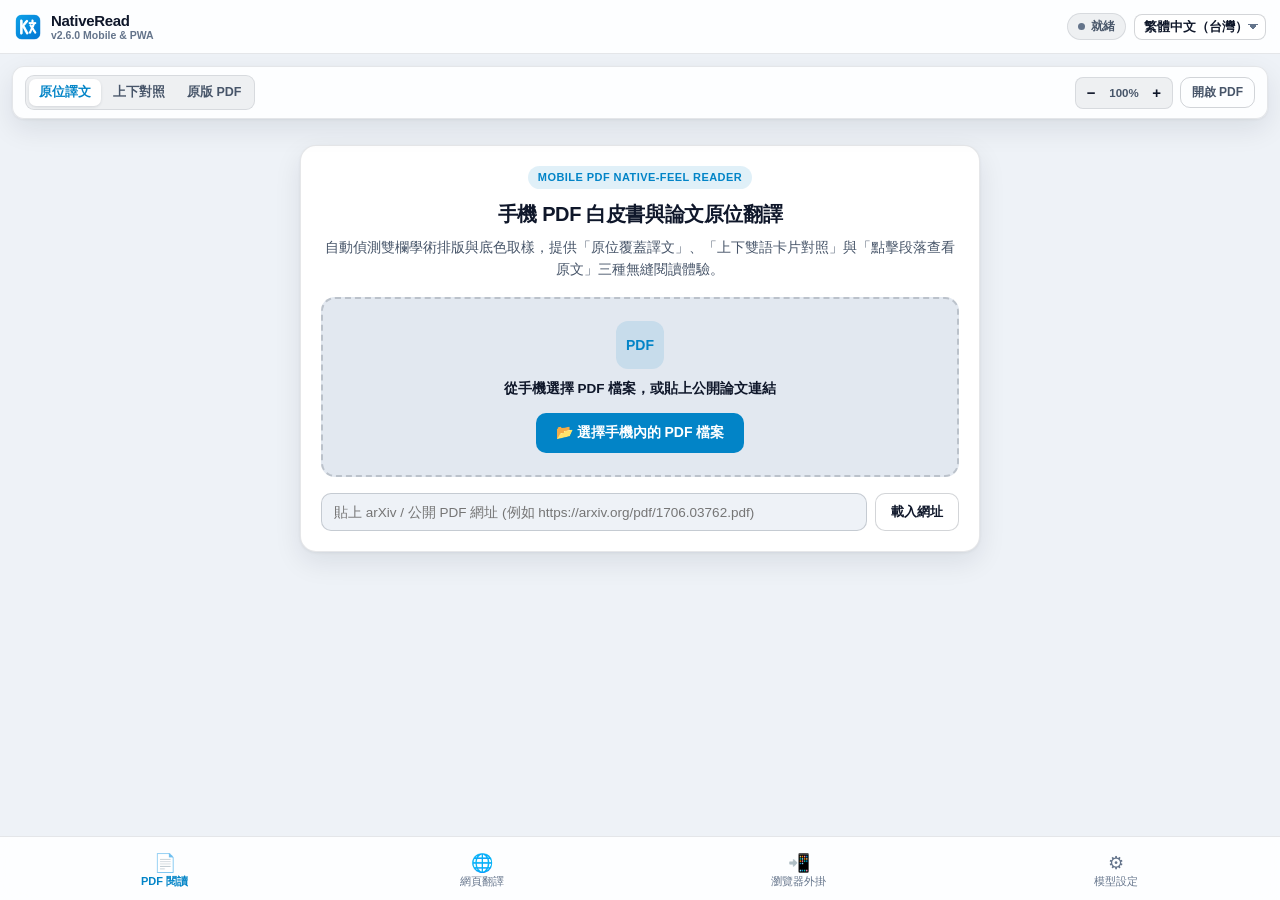
<file: docs/index.html>
<!doctype html>
<html lang="zh-Hant">
<head>
  <meta charset="UTF-8">
  <meta name="viewport" content="width=device-width, initial-scale=1.0, viewport-fit=cover">
  <meta name="theme-color" content="#0284c7" media="(prefers-color-scheme: light)">
  <meta name="theme-color" content="#0b1120" media="(prefers-color-scheme: dark)">
  <meta name="apple-mobile-web-app-capable" content="yes">
  <meta name="apple-mobile-web-app-status-bar-style" content="black-translucent">
  <meta name="apple-mobile-web-app-title" content="NativeRead">
  <meta name="description" content="NativeRead — 保留原版 Serif / Sans 排版美感的 AI 串流 PDF 白皮書與網頁翻譯器（支援 iOS 與 Android）">
  <title>NativeRead — 手機與全平台 AI 原版排版翻譯</title>
  <link rel="manifest" href="./manifest.webmanifest">
  <link rel="icon" type="image/png" sizes="48x48" href="./icons/icon-48.png">
  <link rel="apple-touch-icon" href="./icons/icon-128.png">
  <link rel="stylesheet" href="./app.css">
</head>
<body>
  <!-- Sync / Toast Banner -->
  <div id="syncBanner" class="nr-sync-banner" role="status" aria-live="polite" hidden>
    <span id="syncBannerText" class="nr-sync-banner-text"></span>
    <button id="syncBannerClose" type="button" class="nr-sync-banner-close" aria-label="關閉通知">✕</button>
  </div>

  <!-- Top App Bar -->
  <header class="nr-app-header">
    <div class="nr-header-brand">
      <img src="./icons/icon-48.png" alt="NativeRead" width="28" height="28" class="nr-brand-logo">
      <div class="nr-brand-titles">
        <span class="nr-brand-title">NativeRead</span>
        <span class="nr-brand-tag">v2.6.0 Mobile &amp; PWA</span>
      </div>
    </div>

    <div class="nr-header-actions">
      <div id="globalStatusBadge" class="nr-status-pill" data-state="idle">
        <span class="nr-status-dot"></span>
        <span id="globalStatusText" class="nr-status-label">就緒</span>
      </div>
      <select id="globalLangSelect" class="nr-header-select" aria-label="目標翻譯語言"></select>
    </div>
  </header>

  <!-- Main Tab Views -->
  <main class="nr-app-main">
    <!-- ==========================================================
         TAB 1: 📄 PDF 白皮書翻譯 (Default Active Tab)
         ========================================================== -->
    <section id="tab-pdf" class="nr-tab-panel is-active" data-mode="overlay" aria-label="PDF 白皮書翻譯">
      <!-- Sticky PDF Sub-Toolbar -->
      <div class="nr-subtoolbar">
        <div class="nr-segmented" id="pdfModeSegmented" role="tablist" aria-label="PDF 檢視模式">
          <button type="button" class="nr-seg-btn is-active" data-mode="overlay" role="tab" aria-selected="true">原位譯文</button>
          <button type="button" class="nr-seg-btn" data-mode="split" role="tab" aria-selected="false">上下對照</button>
          <button type="button" class="nr-seg-btn" data-mode="original" role="tab" aria-selected="false">原版 PDF</button>
        </div>

        <div class="nr-pdf-tools">
          <span id="pdfPageIndicator" class="nr-page-badge" hidden>1 / 1</span>
          <div class="nr-zoom-bar">
            <button id="pdfZoomOutBtn" type="button" class="nr-mini-btn" aria-label="縮小">−</button>
            <button id="pdfZoomResetBtn" type="button" class="nr-zoom-pct">100%</button>
            <button id="pdfZoomInBtn" type="button" class="nr-mini-btn" aria-label="放大">+</button>
          </div>
          <button id="pdfOpenFileTopBtn" type="button" class="nr-outline-btn">開啟 PDF</button>
          <input id="pdfFileInput" type="file" accept="application/pdf,.pdf" hidden>
        </div>
      </div>

      <!-- PDF Empty / Picker State -->
      <div id="pdfEmptyState" class="nr-card nr-hero-card">
        <div class="nr-pill-tag">Mobile PDF Native-Feel Reader</div>
        <h1 class="nr-card-title">手機 PDF 白皮書與論文原位翻譯</h1>
        <p class="nr-card-desc">
          自動偵測雙欄學術排版與底色取樣，提供「原位覆蓋譯文」、「上下雙語卡片對照」與「點擊段落查看原文」三種無縫閱讀體驗。
        </p>

        <div class="nr-upload-zone" id="pdfDropZone">
          <div class="nr-upload-icon">PDF</div>
          <p class="nr-upload-title">從手機選擇 PDF 檔案，或貼上公開論文連結</p>
          <button id="pdfEmptyOpenBtn" type="button" class="nr-primary-btn nr-btn-lg">
            📂 選擇手機內的 PDF 檔案
          </button>
        </div>

        <form id="pdfUrlForm" class="nr-input-row" autocomplete="off">
          <input
            id="pdfUrlInput"
            type="url"
            class="nr-text-input"
            placeholder="貼上 arXiv / 公開 PDF 網址 (例如 https://arxiv.org/pdf/1706.03762.pdf)"
          >
          <button type="submit" class="nr-secondary-btn">載入網址</button>
        </form>
      </div>

      <!-- PDF Loading State -->
      <div id="pdfLoadingState" class="nr-card nr-center-card" hidden>
        <div class="nr-spinner"></div>
        <h2 id="pdfLoadingTitle" class="nr-card-subtitle">正在解析 PDF 文件...</h2>
        <p id="pdfLoadingSub" class="nr-muted-text"></p>
      </div>

      <!-- PDF Error State -->
      <div id="pdfErrorState" class="nr-card nr-center-card" hidden>
        <div class="nr-error-circle">!</div>
        <h2 id="pdfErrorTitle" class="nr-card-subtitle">無法載入 PDF</h2>
        <p id="pdfErrorDetail" class="nr-card-desc"></p>
        <div class="nr-btn-group">
          <button id="pdfRetryUrlBtn" type="button" class="nr-secondary-btn" hidden>重試網址</button>
          <button id="pdfOpenSourceBtn" type="button" class="nr-secondary-btn" hidden>在新分頁開啟 PDF</button>
          <button id="pdfErrorOpenFileBtn" type="button" class="nr-primary-btn">改選本機 PDF 檔案</button>
        </div>
      </div>

      <!-- PDF Pages Stream Container -->
      <div id="pdfPagesContainer" class="nr-pdf-pages" hidden></div>
    </section>

    <!-- ==========================================================
         TAB 2: 🌐 網頁／文章原版翻譯
         ========================================================== -->
    <section id="tab-web" class="nr-tab-panel" aria-label="網頁與文章原版翻譯" hidden>
      <div class="nr-subtoolbar">
        <div class="nr-segmented" id="webModeSegmented" role="tablist" aria-label="文章顯示模式">
          <button type="button" class="nr-seg-btn is-active" data-webmode="replace">譯文</button>
          <button type="button" class="nr-seg-btn" data-webmode="bilingual">雙語對照</button>
          <button type="button" class="nr-seg-btn" data-webmode="original">原文</button>
        </div>

        <div class="nr-segmented" id="webFontSegmented" role="tablist" aria-label="文章字體風格">
          <button type="button" class="nr-seg-btn is-active" data-webfont="serif">襯線 Serif</button>
          <button type="button" class="nr-seg-btn" data-webfont="sans">無襯線 Sans</button>
        </div>
      </div>

      <div class="nr-card">
        <h2 class="nr-section-title">🌐 網頁網址或外文段落即時翻譯</h2>
        <p class="nr-card-desc">
          貼上任何外文新聞、技術文件、部落格網址（支援從手機瀏覽器「分享」至此 App），或直接貼上外文內容／Markdown，即可享受原版美感串流翻譯。
        </p>

        <form id="webUrlForm" class="nr-input-row" autocomplete="off">
          <input
            id="webUrlInput"
            type="url"
            class="nr-text-input"
            placeholder="貼上網頁連結 (https://...)"
          >
          <button id="webFetchBtn" type="submit" class="nr-primary-btn">擷取並翻譯</button>
        </form>

        <details class="nr-paste-collapse" id="webPasteDetails">
          <summary class="nr-paste-summary">✏️ 或直接貼上外文文章／Markdown 段落翻譯</summary>
          <div class="nr-paste-box">
            <textarea
              id="webRawInput"
              class="nr-textarea"
              rows="5"
              placeholder="在此貼上任何英文、日文、韓文或外文段落，保留程式碼與專有名詞..."
            ></textarea>
            <div class="nr-btn-row-end">
              <button id="webClearRawBtn" type="button" class="nr-secondary-btn">清空</button>
              <button id="webTranslateRawBtn" type="button" class="nr-primary-btn">立即串流翻譯</button>
            </div>
          </div>
        </details>
      </div>

      <!-- Article Reader Output -->
      <article id="webArticleCard" class="nr-card nr-article-reader" data-webmode="replace" data-webfont="serif" hidden>
        <header class="nr-article-header">
          <div class="nr-article-meta">
            <span id="webArticleSource" class="nr-article-domain">Article</span>
            <span id="webArticleProgress" class="nr-article-progress">準備中...</span>
          </div>
          <h1 id="webArticleTitle" class="nr-article-title"></h1>
        </header>
        <div id="webArticleBody" class="nr-article-body"></div>
      </article>
    </section>

    <!-- ==========================================================
         TAB 3: 📲 手機瀏覽器外掛安裝
         ========================================================== -->
    <section id="tab-install" class="nr-tab-panel" aria-label="手機瀏覽器外掛安裝" hidden>
      <div class="nr-card">
        <div class="nr-pill-tag">Mobile Browser Integration</div>
        <h2 class="nr-card-title">在手機瀏覽器內直接啟用 NativeRead 懸浮球</h2>
        <p class="nr-card-desc">
          除了直接使用本 PWA 閱讀 PDF 與文章外，您也可以將 NativeRead 安裝進 iOS Safari 或 Android 瀏覽器，在任何網站右下角喚出 <strong>NR 原版排版翻譯懸浮膠囊</strong>！
        </p>
      </div>

      <!-- Card 1: Universal Userscript -->
      <div class="nr-card nr-install-card">
        <div class="nr-install-header">
          <span class="nr-install-badge">推薦 · iOS &amp; Android 通用</span>
          <h3 class="nr-install-title">1. 全平台 Userscript 腳本 (<code>nativeread.user.js</code>)</h3>
        </div>
        <p class="nr-card-desc">
          預設零干擾，僅在網頁右下角顯示極簡 <strong>NR</strong> 標籤；點擊即可展開翻譯膠囊、切換「譯文／原文／雙語」與管理白名單。
        </p>
        <ul class="nr-guide-list">
          <li><strong>iOS Safari</strong>：安裝免費開源的 <strong>Stay 2</strong> 或 <strong>Userscripts</strong> App → 點擊下方按鈕即可一鍵匯入腳本。</li>
          <li><strong>Android</strong>：支援 <strong>Tampermonkey</strong>、<strong>狐猴瀏覽器 (Lemur)</strong>、<strong>Kiwi Browser</strong>、<strong>Firefox Nightly</strong>、<strong>Via 瀏覽器</strong>。</li>
        </ul>
        <div class="nr-install-actions">
          <a href="./nativeread.user.js" class="nr-primary-btn nr-link-btn">⚡ 安裝 Userscript (.user.js)</a>
        </div>
      </div>

      <!-- Card 2: Android Extension Zip -->
      <div class="nr-card nr-install-card">
        <div class="nr-install-header">
          <span class="nr-install-badge">Android 完整擴充功能</span>
          <h3 class="nr-install-title">2. Android 瀏覽器擴充功能包 (<code>.zip</code>)</h3>
        </div>
        <p class="nr-card-desc">
          包含完整 Chrome MV3 擴充功能與內建 PDF.js 原位閱讀器，適合支援載入擴充功能 ZIP 的 Android 瀏覽器。
        </p>
        <ul class="nr-guide-list">
          <li><strong>支援瀏覽器</strong>：<strong>狐猴瀏覽器 (Lemur Browser)</strong>、<strong>Kiwi Browser</strong>、<strong>Quetta</strong>、<strong>Edge Canary</strong>。</li>
          <li><strong>安裝步驟</strong>：下載下方 ZIP 檔 → 打開瀏覽器的「擴充功能 (Extensions)」頁面 → 開啟「開發人員模式」→ 點選「載入已打包的 `.zip`」選擇該檔案即可。</li>
        </ul>
        <div class="nr-install-actions">
          <a href="./nativeread-android-extension.zip" download="nativeread-android-extension.zip" class="nr-secondary-btn nr-link-btn">
            📦 下載 Android 擴充功能安裝包 (.zip)
          </a>
        </div>
      </div>

      <!-- Card 3: Zero-Install Bookmarklet -->
      <div class="nr-card nr-install-card">
        <div class="nr-install-header">
          <span class="nr-install-badge">免裝任何 App · 隨點隨用</span>
          <h3 class="nr-install-title">3. 免裝外掛書籤小工具 (Bookmarklet)</h3>
        </div>
        <p class="nr-card-desc">
          不想安裝任何擴充功能？只要將下方程式碼存成手機 Chrome 或 Safari 的「書籤」，在任何外文網站點一下該書籤，就會立即注入 NativeRead 翻譯懸浮球！
        </p>
        <pre id="bookmarkletCodeBox" class="nr-code-box"></pre>
        <div class="nr-install-actions">
          <button id="copyBookmarkletBtn" type="button" class="nr-secondary-btn">📋 複製書籤小工具程式碼</button>
        </div>
      </div>
    </section>

    <!-- ==========================================================
         TAB 4: ⚙ 模型與 API 設定
         ========================================================== -->
    <section id="tab-settings" class="nr-tab-panel" aria-label="模型與 API 設定" hidden>
      <div class="nr-card">
        <div class="nr-pill-tag">Zero-Typing Sync Ready</div>
        <h2 class="nr-section-title">⚙ AI 模型與翻譯偏好設定</h2>
        <p class="nr-card-desc">
          支援從電腦版 NativeRead 點擊「📱 手機同步」掃描 QR Code 一秒免打字匯入設定。
        </p>

        <form id="settingsForm" class="nr-settings-form" autocomplete="off">
          <div class="nr-field">
            <label for="setProvider" class="nr-label">AI 服務商 (Provider Preset)</label>
            <select id="setProvider" class="nr-select-full"></select>
            <p id="setProviderHint" class="nr-field-hint"></p>
          </div>

          <div class="nr-field">
            <label for="setApiKey" class="nr-label">API Key 金鑰</label>
            <div class="nr-input-row">
              <input id="setApiKey" type="password" class="nr-text-input" placeholder="填入 API Key..." autocomplete="off">
              <button id="toggleApiKeyVisBtn" type="button" class="nr-secondary-btn">顯示</button>
            </div>
          </div>

          <div class="nr-field-grid">
            <div class="nr-field">
              <label for="setModel" class="nr-label">模型名稱 (Model ID)</label>
              <input id="setModel" type="text" class="nr-text-input" placeholder="例如 gemini-3.5-flash-lite 或 deepseek-chat">
              <div id="modelChipsRow" class="nr-chip-row"></div>
            </div>

            <div class="nr-field">
              <label for="setBaseUrl" class="nr-label">API Base URL</label>
              <input id="setBaseUrl" type="url" class="nr-text-input" placeholder="https://...">
            </div>
          </div>

          <div class="nr-field-grid">
            <div class="nr-field">
              <label for="setTargetLang" class="nr-label">預設目標語言</label>
              <select id="setTargetLang" class="nr-select-full"></select>
            </div>

            <div class="nr-field" id="customLangField" hidden>
              <label for="setCustomTargetLang" class="nr-label">自訂目標語言名稱</label>
              <input id="setCustomTargetLang" type="text" class="nr-text-input" placeholder="例如 Bahasa Indonesia">
            </div>

            <div class="nr-field">
              <label for="setThinkingEffort" class="nr-label">Gemini 思考深度 (Thinking Effort)</label>
              <select id="setThinkingEffort" class="nr-select-full">
                <option value="fastest">極速直出 (fastest · 0 思考延遲)</option>
                <option value="balanced">均衡品質 (balanced · 輕量思考)</option>
                <option value="deep">深度推理 (deep · 適合複雜學術長句)</option>
              </select>
            </div>

            <div class="nr-field">
              <label for="setTypographyMatch" class="nr-label">排版字體配對模式</label>
              <select id="setTypographyMatch" class="nr-select-full">
                <option value="native">原版氣質配對 (Serif 對映宋體/明體 · Sans 對映黑體)</option>
                <option value="system">系統黑體優先 (全站統一俐落無襯線體)</option>
                <option value="preserve">保留網站原始 CSS 字型</option>
              </select>
            </div>
          </div>

          <div class="nr-field">
            <label for="setGlossary" class="nr-label">自訂術語表 (每行一條：<code>原文 -> 譯文</code>)</label>
            <textarea id="setGlossary" class="nr-textarea" rows="4"></textarea>
          </div>

          <div class="nr-settings-actions">
            <button id="saveSettingsBtn" type="submit" class="nr-primary-btn">💾 儲存設定</button>
            <button id="testApiBtn" type="button" class="nr-secondary-btn">⚡ 測試 API 連線</button>
            <button id="clearCacheBtn" type="button" class="nr-outline-btn">🧹 清除翻譯快取 (<span id="cacheCountLabel">0</span>)</button>
          </div>

          <div id="settingsTestResult" class="nr-test-box" hidden></div>
        </form>
      </div>
    </section>
  </main>

  <!-- Original-vs-Translation Bottom Sheet / Popover for PDF paragraphs -->
  <aside id="comparePopover" class="nr-compare-sheet" role="dialog" aria-label="原文與譯文對照" hidden>
    <div class="nr-compare-header">
      <span class="nr-compare-title">段落原文對照</span>
      <div class="nr-compare-actions">
        <button id="copyOrigBtn" type="button" class="nr-mini-action">複製原文</button>
        <button id="copyTransBtn" type="button" class="nr-mini-action">複製譯文</button>
        <button id="compareCloseBtn" type="button" class="nr-compare-close" aria-label="關閉">✕</button>
      </div>
    </div>
    <div class="nr-compare-body">
      <div class="nr-compare-block">
        <div class="nr-compare-tag">ORIGINAL</div>
        <p id="compareOrigText" class="nr-compare-orig"></p>
      </div>
      <div class="nr-compare-block">
        <div class="nr-compare-tag">TRANSLATION</div>
        <p id="compareTransText" class="nr-compare-trans"></p>
      </div>
    </div>
  </aside>

  <!-- Mobile Bottom Navigation Bar -->
  <nav class="nr-bottom-nav" aria-label="主導覽列">
    <button type="button" class="nr-nav-tab is-active" data-tab="pdf">
      <span class="nr-nav-icon">📄</span>
      <span class="nr-nav-label">PDF 閱讀</span>
    </button>
    <button type="button" class="nr-nav-tab" data-tab="web">
      <span class="nr-nav-icon">🌐</span>
      <span class="nr-nav-label">網頁翻譯</span>
    </button>
    <button type="button" class="nr-nav-tab" data-tab="install">
      <span class="nr-nav-icon">📲</span>
      <span class="nr-nav-label">瀏覽器外掛</span>
    </button>
    <button type="button" class="nr-nav-tab" data-tab="settings">
      <span class="nr-nav-icon">⚙</span>
      <span class="nr-nav-label">模型設定</span>
    </button>
  </nav>

  <script type="module" src="./app.js"></script>
</body>
</html>
</file>
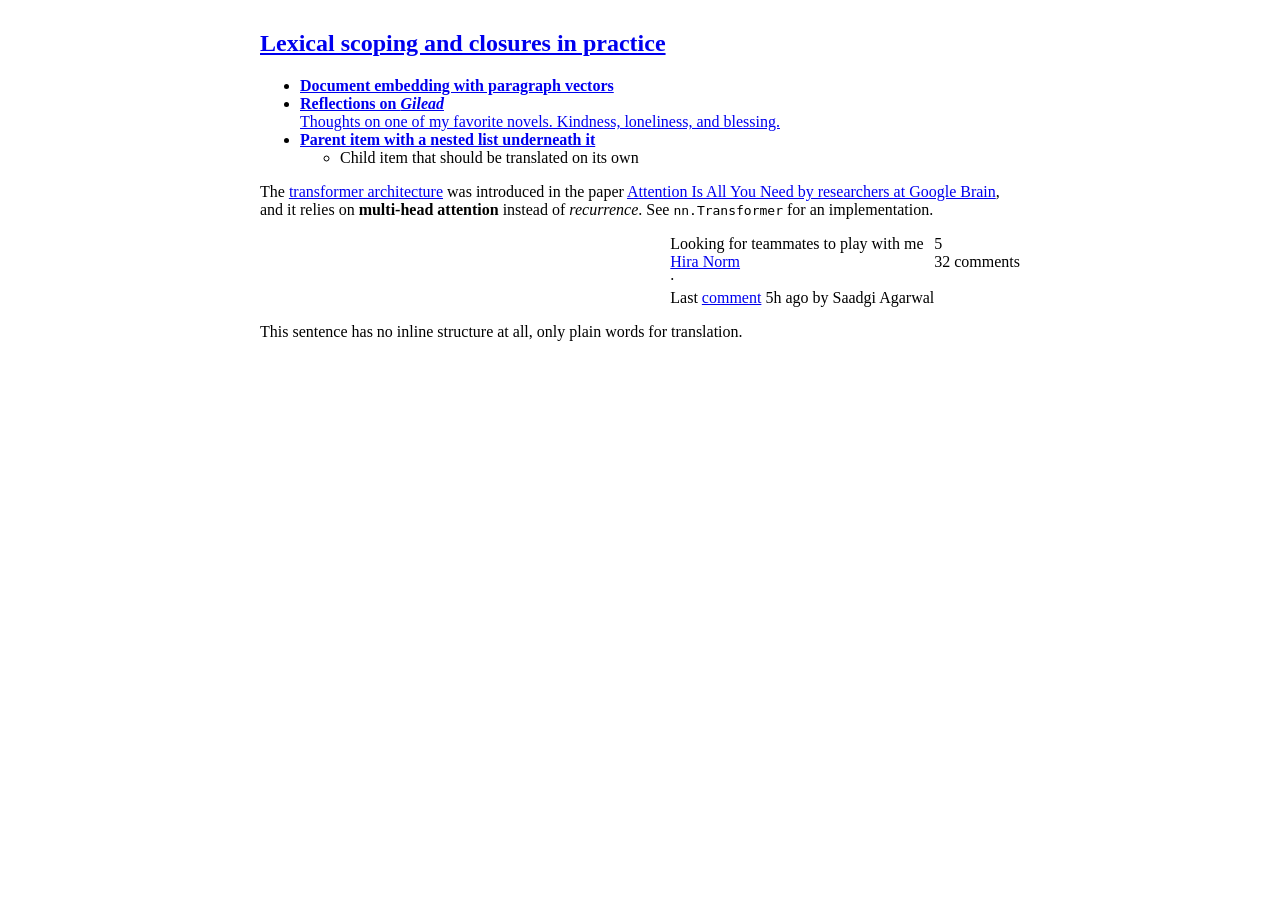
<file: tests/fixtures/inline-structure/index.html>
<!doctype html><html><head><meta charset="utf-8"><title>inline fixture</title>
<link rel="stylesheet" href="../../../content/content.css">
<style>body{font-family:Georgia,serif;max-width:760px;margin:30px auto}</style></head>
<body class="kct-test"><main><article>
<h2 id="t1"><a href="#lexical">Lexical scoping and closures in practice</a></h2>
<ul id="papers">
<li><a href="https://arxiv.org/pdf/1507.07998.pdf"><b>Document embedding with paragraph vectors</b></a></li>
<li><a href="https://twitter.com/x/1"><b>Reflections on <i>Gilead</i></b><br> Thoughts on one of my favorite novels. Kindness, loneliness, and blessing.</a></li>
<li><a href="https://example.com/n"><b>Parent item with a nested list underneath it</b></a><ul><li>Child item that should be translated on its own</li></ul></li>
</ul>
<p id="mixed">The <a href="https://en.wikipedia.org/wiki/Transformer">transformer architecture</a> was introduced in the paper <a href="https://arxiv.org/abs/1706.03762">Attention Is All You Need by researchers at Google Brain</a>, and it relies on <b>multi-head attention</b> instead of <i>recurrence</i>. See <code>nn.Transformer</code> for an implementation.</p>
<ul id="forum" style="list-style:none;padding:0">
<li style="display:flex;align-items:center"><div style="display:flex;flex:1"><a href="https://example.com/discussion/1" style="display:flex;flex:1;color:inherit;text-decoration:none"><div style="display:flex;flex-direction:column"><div><div>Looking for teammates to play with me</div></div><span style="display:block"><span><a href="https://example.com/u/hira">Hira Norm</a></span> · <span>Last <a href="https://example.com/discussion/1#c">comment</a> <span>5h ago</span> by Saadgi Agarwal</span></span></div></a><div style="display:flex;flex-direction:column"><span style="display:block">5</span><span><span>32 comments</span></span></div></div></li>
</ul>
<p id="plain">This sentence has no inline structure at all, only plain words for translation.</p>
</article></main></body></html>
</file>
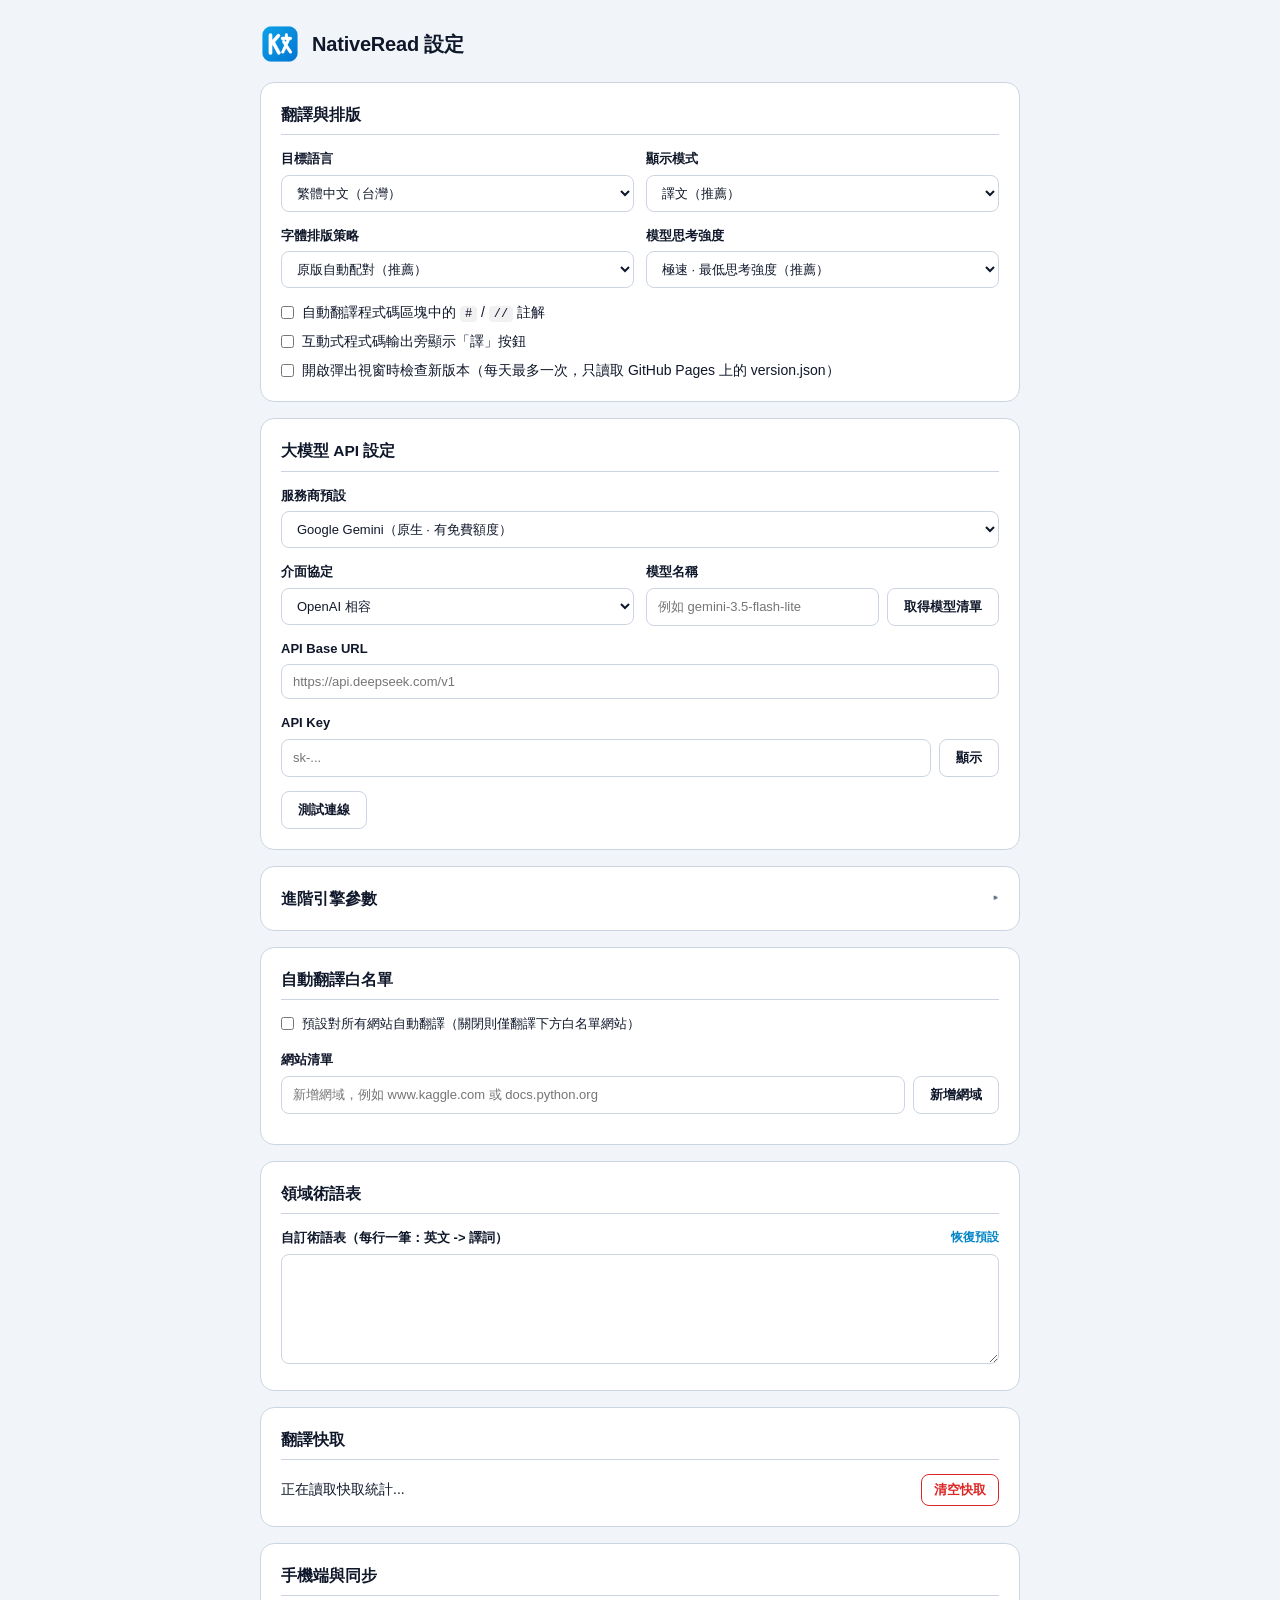
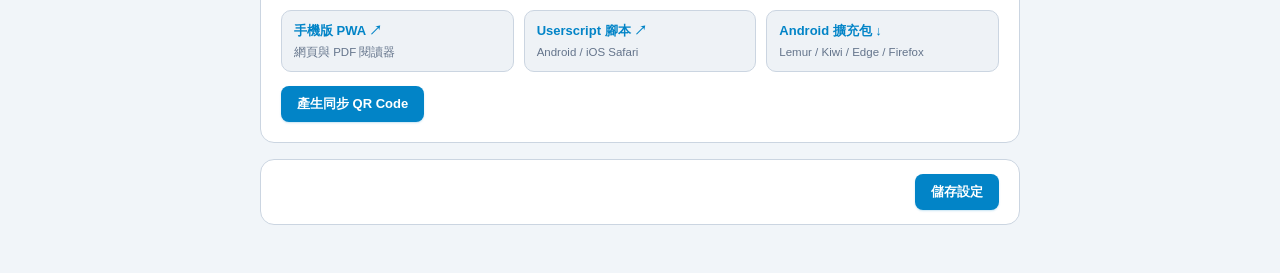
<file: options/options.html>
<!DOCTYPE html>
<html lang="zh-TW">
<head>
  <meta charset="utf-8">
  <meta name="viewport" content="width=device-width, initial-scale=1">
  <meta name="color-scheme" content="light dark">
  <title>NativeRead — 設定</title>
  <link rel="stylesheet" href="options.css">
</head>
<body>
  <main class="container">
    <header class="page-header">
      <img src="../icons/icon-128.png" alt="Logo" width="40" height="40">
      <div>
        <h1>NativeRead 設定</h1>
      </div>
    </header>

    <section class="panel">
      <h2>翻譯與排版</h2>

      <div class="grid-2">
        <div class="field">
          <label for="lang-select">目標語言</label>
          <select id="lang-select"></select>
        </div>
        <div class="field">
          <label for="mode-select">顯示模式</label>
          <select id="mode-select">
            <option value="replace">譯文（推薦）</option>
            <option value="original">僅原文</option>
            <option value="bilingual">簡潔雙語</option>
          </select>
        </div>
      </div>

      <div id="custom-lang-wrap" class="field hidden" hidden>
        <label for="custom-lang-input">自訂目標語言名稱</label>
        <input id="custom-lang-input" type="text" placeholder="例如：Traditional Chinese (Hong Kong), Thai">
      </div>

      <div class="grid-2">
        <div class="field">
          <label for="typography-match">字體排版策略</label>
          <select id="typography-match">
            <option value="native">原版自動配對（推薦）</option>
            <option value="system">系統清晰黑體</option>
            <option value="preserve">沿用原站字體</option>
          </select>
        </div>
        <div class="field">
          <label for="thinking-effort">模型思考強度</label>
          <select id="thinking-effort">
            <option value="fastest">極速 · 最低思考強度（推薦）</option>
            <option value="balanced">平衡 · 低思考強度</option>
            <option value="deep">深度 · 中等思考強度</option>
          </select>
        </div>
      </div>

      <div class="check-stack">
        <label class="inline-check">
          <input id="translate-code-comments" type="checkbox">
          <span>自動翻譯程式碼區塊中的 <code>#</code> / <code>//</code> 註解</span>
        </label>
        <label class="inline-check">
          <input id="show-output-btn" type="checkbox">
          <span>互動式程式碼輸出旁顯示「譯」按鈕</span>
        </label>
        <label class="inline-check">
          <input id="check-for-updates" type="checkbox">
          <span>開啟彈出視窗時檢查新版本（每天最多一次，只讀取 GitHub Pages 上的 version.json）</span>
        </label>
      </div>
    </section>

    <section class="panel">
      <h2>大模型 API 設定</h2>

      <div class="field">
        <label for="provider-select">服務商預設</label>
        <select id="provider-select"></select>
        <p id="provider-hint" class="hint"></p>
      </div>

      <div class="grid-2">
        <div class="field">
          <label for="protocol-select">介面協定</label>
          <select id="protocol-select">
            <option value="openai">OpenAI 相容</option>
            <option value="gemini">Google Gemini 原生</option>
            <option value="anthropic">Anthropic Claude 原生</option>
          </select>
        </div>
        <div class="field">
          <label for="model-input">模型名稱</label>
          <div class="input-with-btn">
            <input id="model-input" type="text" list="model-suggestions" placeholder="例如 gemini-3.5-flash-lite">
            <button id="btn-list-models" type="button" class="btn secondary">取得模型清單</button>
          </div>
          <datalist id="model-suggestions"></datalist>
          <p id="model-list-status" class="hint" hidden></p>
        </div>
      </div>

      <div class="field">
        <label for="baseurl-input">API Base URL</label>
        <input id="baseurl-input" type="url" placeholder="https://api.deepseek.com/v1">
      </div>

      <div class="field">
        <label for="apikey-input">API Key</label>
        <div class="input-with-btn">
          <input id="apikey-input" type="password" autocomplete="off" placeholder="sk-...">
          <button id="btn-toggle-key" type="button" class="btn secondary">顯示</button>
        </div>
      </div>

      <div class="btn-row">
        <button id="btn-test" type="button" class="btn secondary">測試連線</button>
      </div>
      <div id="test-result" class="test-box hidden" hidden></div>
    </section>

    <details class="panel details-panel">
      <summary>進階引擎參數</summary>
      <div class="details-body">
        <div class="check-stack field">
          <label class="inline-check">
            <input id="lazy-viewport" type="checkbox">
            <span>視口優先懶翻譯（捲動到哪翻到哪）</span>
          </label>
          <label class="inline-check">
            <input id="stream-translation" type="checkbox">
            <span>SSE 串流逐段即時上屏</span>
          </label>
        </div>

        <div class="grid-3 field">
          <div class="field">
            <label for="batch-size">每批段落數 (1-40)</label>
            <input id="batch-size" type="number" min="1" max="40" step="1">
          </div>
          <div class="field">
            <label for="max-batch-chars">每批字元上限 (800-20000)</label>
            <input id="max-batch-chars" type="number" min="800" max="20000" step="100">
          </div>
          <div class="field">
            <label for="temperature-input">Temperature (0.0-1.0)</label>
            <input id="temperature-input" type="number" min="0" max="1" step="0.1">
          </div>
        </div>

        <div class="field">
          <p class="hint">請求端點：<code id="endpoint-preview"></code></p>
        </div>
      </div>
    </details>

    <section class="panel">
      <h2>自動翻譯白名單</h2>

      <div class="field">
        <label class="inline-check">
          <input id="global-auto-translate" type="checkbox">
          <span>預設對所有網站自動翻譯（關閉則僅翻譯下方白名單網站）</span>
        </label>
      </div>

      <div class="field">
        <label for="whitelist-host-input">網站清單</label>
        <div class="input-with-btn">
          <input id="whitelist-host-input" type="text" placeholder="新增網域，例如 www.kaggle.com 或 docs.python.org">
          <button id="btn-add-host" type="button" class="btn secondary">新增網域</button>
        </div>
        <p id="whitelist-feedback" class="hint"></p>
        <div id="whitelist-list" class="host-chips" aria-label="已加入自動翻譯白名單的網站"></div>
      </div>
    </section>

    <section class="panel">
      <h2>領域術語表</h2>

      <div class="field">
        <div class="label-row">
          <label for="glossary-input">自訂術語表（每行一筆：英文 -&gt; 譯詞）</label>
          <button id="btn-reset-glossary" type="button" class="link-btn">恢復預設</button>
        </div>
        <textarea id="glossary-input" rows="6"></textarea>
      </div>
    </section>

    <section class="panel">
      <h2>翻譯快取</h2>
      <div class="cache-bar">
        <span id="cache-stats">正在讀取快取統計...</span>
        <button id="btn-clear-cache" type="button" class="btn danger-outline">清空快取</button>
      </div>
    </section>

    <section class="panel">
      <h2>手機端與同步</h2>

      <div class="mobile-links-grid">
        <a class="mobile-link-card" href="https://chih-kai-wang.github.io/native-read/" target="_blank" rel="noopener noreferrer">
          <strong>手機版 PWA ↗</strong>
          <span>網頁與 PDF 閱讀器</span>
        </a>
        <a class="mobile-link-card" href="https://chih-kai-wang.github.io/native-read/nativeread.user.js" target="_blank" rel="noopener noreferrer">
          <strong>Userscript 腳本 ↗</strong>
          <span>Android / iOS Safari</span>
        </a>
        <a class="mobile-link-card" href="https://chih-kai-wang.github.io/native-read/nativeread-android-extension.zip" target="_blank" rel="noopener noreferrer">
          <strong>Android 擴充包 ↓</strong>
          <span>Lemur / Kiwi / Edge / Firefox</span>
        </a>
      </div>

      <div class="btn-row">
        <button id="btn-generate-mobile-sync" type="button" class="btn primary">產生同步 QR Code</button>
        <span id="mobile-sync-status" class="inline-status" aria-live="polite"></span>
      </div>

      <div id="mobile-sync-box" class="mobile-sync-box hidden" hidden>
        <div class="mobile-qr-wrap">
          <canvas id="mobile-sync-qr" width="220" height="220" aria-label="手機同步 QR Code"></canvas>
          <span class="hint">使用手機相機掃描</span>
        </div>
        <div class="mobile-url-wrap">
          <label for="mobile-sync-url">同步連結</label>
          <div class="input-with-btn">
            <input id="mobile-sync-url" type="text" readonly placeholder="尚未產生同步連結">
            <button id="btn-copy-mobile-sync" type="button" class="btn secondary" disabled>複製</button>
          </div>
        </div>
      </div>
    </section>

    <div class="save-bar">
      <span id="save-status" class="inline-status" aria-live="polite"></span>
      <button id="btn-save" type="button" class="btn primary">儲存設定</button>
    </div>
  </main>

  <script src="../shared/config.js"></script>
  <script src="options.js"></script>
</body>
</html>
</file>
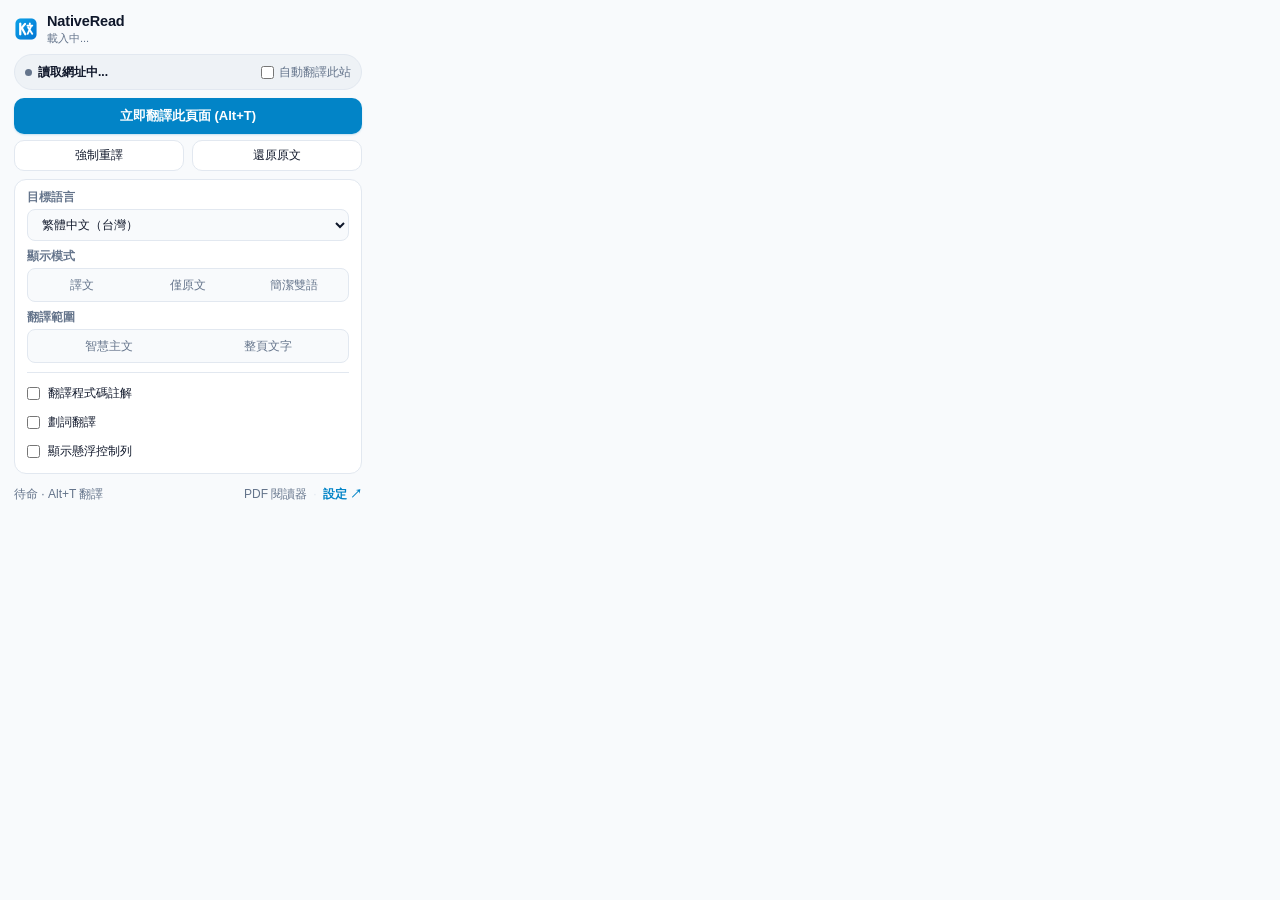
<file: popup/popup.html>
<!DOCTYPE html>
<html lang="zh-TW">
<head>
  <meta charset="utf-8">
  <meta name="viewport" content="width=device-width, initial-scale=1">
  <meta name="color-scheme" content="light dark">
  <title>NativeRead</title>
  <link rel="stylesheet" href="popup.css">
</head>
<body>
  <header class="header">
    <div class="brand">
      <img src="../icons/icon-48.png" alt="Logo" width="24" height="24">
      <div class="brand-text">
        <h1>NativeRead</h1>
        <p id="model-badge" class="sub">載入中...</p>
      </div>
    </div>
  </header>

  <div id="site-bar" class="site-bar">
    <div class="site-info">
      <span id="site-dot" class="site-dot" aria-hidden="true"></span>
      <span id="site-host" class="site-host" title="">讀取網址中...</span>
    </div>
    <label id="site-auto-label" class="site-auto-toggle" title="將此網站加入自動翻譯白名單">
      <input type="checkbox" id="toggle-site-auto">
      <span>自動翻譯此站</span>
    </label>
  </div>

  <div id="api-alert" class="alert hidden">
    <span>尚未設定 API Key，無法翻譯</span>
    <button id="btn-go-config" class="link-btn" type="button">立即設定</button>
  </div>

  <div id="update-banner" class="update-banner hidden" role="status"></div>

  <section class="actions">
    <button id="btn-translate-now" class="btn primary" type="button">立即翻譯此頁面 (Alt+T)</button>
    <div class="action-row">
      <button id="btn-retranslate" class="btn secondary" type="button">強制重譯</button>
      <button id="btn-clear-page" class="btn secondary" type="button">還原原文</button>
    </div>
  </section>

  <section class="card">
    <div class="row-label">目標語言</div>
    <select id="lang-select" class="select-input" aria-label="目標語言"></select>
    <input id="custom-lang-input" class="text-input hidden" type="text" placeholder="請輸入語言名稱，例如：Thai 或 粵語">

    <div class="row-label">顯示模式</div>
    <div class="segmented" id="mode-group" role="group" aria-label="顯示模式">
      <button type="button" data-mode="replace">譯文</button>
      <button type="button" data-mode="original">僅原文</button>
      <button type="button" data-mode="bilingual">簡潔雙語</button>
    </div>

    <div class="row-label">翻譯範圍</div>
    <div class="segmented scope-segmented" id="scope-group" role="group" aria-label="翻譯範圍">
      <button type="button" data-scope="course">智慧主文</button>
      <button type="button" data-scope="all">整頁文字</button>
    </div>

    <div class="toggles">
      <label class="check-row">
        <input type="checkbox" id="toggle-code-comments">
        <span>翻譯程式碼註解</span>
      </label>
      <label class="check-row">
        <input type="checkbox" id="toggle-selection">
        <span>劃詞翻譯</span>
      </label>
      <label class="check-row">
        <input type="checkbox" id="toggle-ball">
        <span>顯示懸浮控制列</span>
      </label>
    </div>
  </section>

  <footer class="footer">
    <span id="status-text" class="status" title="">待命 · Alt+T 翻譯</span>
    <div class="footer-links">
      <button id="btn-open-pdf" class="link-btn link-btn-muted" type="button" title="開啟本機或線上 PDF 原版翻譯閱讀器">PDF 閱讀器</button>
      <span class="footer-sep" aria-hidden="true">·</span>
      <button id="btn-open-options" class="link-btn" type="button">設定 ↗</button>
    </div>
  </footer>

  <script src="../shared/config.js"></script>
  <script src="popup.js"></script>
</body>
</html>
</file>
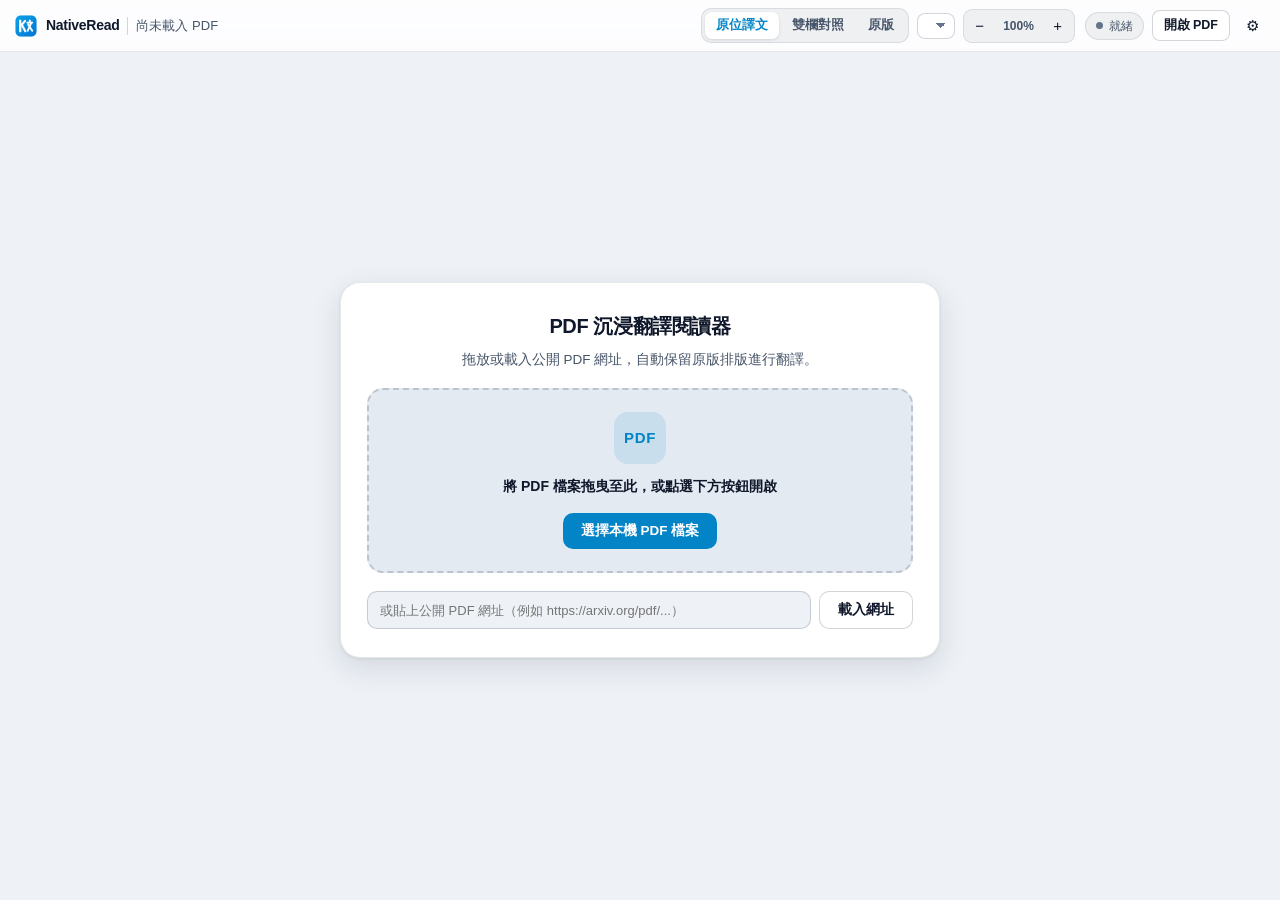
<file: viewer/pdf-viewer.html>
<!DOCTYPE html>
<html lang="zh-Hant">
<head>
  <meta charset="UTF-8">
  <meta name="viewport" content="width=device-width, initial-scale=1.0">
  <title>NativeRead PDF · 原版排版 AI 翻譯閱讀器</title>
  <link rel="icon" type="image/png" href="../icons/icon-48.png">
  <link rel="stylesheet" href="pdf-viewer.css">
</head>
<body>
  <header class="nr-toolbar" id="toolbar">
    <div class="nr-toolbar-left">
      <div class="nr-brand">
        <img class="nr-brand-icon" src="../icons/icon-48.png" alt="" width="24" height="24">
        <span class="nr-brand-name">NativeRead</span>
      </div>
      <span class="nr-divider" aria-hidden="true"></span>
      <span class="nr-doc-title" id="docTitle" title="尚未載入 PDF">尚未載入 PDF</span>
      <span class="nr-page-pill" id="pageIndicator" hidden>第 1 / 1 頁</span>
    </div>

    <div class="nr-toolbar-center">
      <div class="nr-segmented" id="modeSegmented" role="tablist" aria-label="閱讀模式">
        <button type="button" class="nr-seg-btn is-active" data-mode="overlay" role="tab" aria-selected="true" title="原位覆蓋譯文（快捷鍵 1）">原位譯文</button>
        <button type="button" class="nr-seg-btn" data-mode="split" role="tab" aria-selected="false" title="左原版右譯文雙欄對照（快捷鍵 2）">雙欄對照</button>
        <button type="button" class="nr-seg-btn" data-mode="original" role="tab" aria-selected="false" title="純原版 PDF（快捷鍵 3）">原版</button>
      </div>

      <label class="nr-lang-wrap" aria-label="目標翻譯語言">
        <select id="langSelect" class="nr-select"></select>
      </label>

      <div class="nr-zoom-group" aria-label="縮放控制">
        <button type="button" id="zoomOutBtn" class="nr-icon-btn" title="縮小 (−)" aria-label="縮小">−</button>
        <button type="button" id="zoomResetBtn" class="nr-zoom-val" title="重設為 100% 適配寬度 (0)">100%</button>
        <button type="button" id="zoomInBtn" class="nr-icon-btn" title="放大 (+)" aria-label="放大">+</button>
      </div>
    </div>

    <div class="nr-toolbar-right">
      <div class="nr-status" id="statusBadge" data-state="idle" aria-live="polite">
        <span class="nr-status-dot" aria-hidden="true"></span>
        <span class="nr-status-text" id="statusText">就緒</span>
        <button type="button" class="nr-status-action" id="statusActionBtn" hidden>前往設定</button>
      </div>

      <button type="button" id="openFileBtn" class="nr-action-btn" title="開啟本機 PDF 檔案" aria-label="開啟本機 PDF 檔案">
        開啟 PDF
      </button>
      <input type="file" id="fileInput" accept="application/pdf,.pdf" hidden>

      <button type="button" id="settingsBtn" class="nr-icon-btn" title="開啟翻譯設定" aria-label="開啟翻譯設定">⚙</button>
    </div>
  </header>

  <main class="nr-main" id="viewerMain" data-mode="overlay">
    <!-- Empty / Dropzone State -->
    <section class="nr-state-card nr-empty-state" id="emptyState">
      <h1 class="nr-empty-title">PDF 沉浸翻譯閱讀器</h1>
      <p class="nr-empty-desc">
        拖放或載入公開 PDF 網址，自動保留原版排版進行翻譯。
      </p>

      <div class="nr-drop-hint-box" id="dropHintBox">
        <div class="nr-drop-icon" aria-hidden="true">PDF</div>
        <p class="nr-drop-primary">將 PDF 檔案拖曳至此，或點選下方按鈕開啟</p>
        <button type="button" class="nr-primary-btn" id="emptyOpenBtn">選擇本機 PDF 檔案</button>
      </div>

      <form class="nr-url-form" id="urlForm" novalidate>
        <input
          type="url"
          id="urlInput"
          class="nr-url-input"
          placeholder="或貼上公開 PDF 網址（例如 https://arxiv.org/pdf/...）"
          autocomplete="off"
          spellcheck="false"
        >
        <button type="submit" class="nr-secondary-btn" id="urlLoadBtn">載入網址</button>
      </form>
    </section>

    <!-- Loading State -->
    <section class="nr-state-card nr-loading-state" id="loadingState" hidden>
      <div class="nr-spinner" aria-hidden="true"></div>
      <h2 class="nr-loading-title" id="loadingTitle">正在載入 PDF 文件...</h2>
      <p class="nr-loading-sub" id="loadingSub"></p>
    </section>

    <!-- Error State -->
    <section class="nr-state-card nr-error-state" id="errorState" hidden>
      <div class="nr-error-icon" aria-hidden="true">!</div>
      <h2 class="nr-error-title" id="errorTitle">無法載入此 PDF 文件</h2>
      <p class="nr-error-detail" id="errorDetail"></p>
      <div class="nr-error-actions">
        <button type="button" class="nr-secondary-btn" id="retryUrlBtn" hidden>重試載入</button>
        <button type="button" class="nr-primary-btn" id="errorOpenFileBtn">開啟本機 PDF 檔案</button>
      </div>
    </section>

    <!-- Pages Stage -->
    <div class="nr-pages-container" id="pagesContainer" hidden></div>
  </main>

  <!-- Full-window Drag Overlay -->
  <div class="nr-drag-overlay" id="dragOverlay" hidden>
    <div class="nr-drag-box">
      <div class="nr-drag-icon" aria-hidden="true">PDF</div>
      <p class="nr-drag-title">放開滑鼠以開啟並翻譯 PDF</p>
    </div>
  </div>

  <!-- Original-English Compare Popover -->
  <div class="nr-compare-popover" id="comparePopover" role="dialog" aria-label="原文與譯文對照" hidden>
    <div class="nr-compare-header">
      <span class="nr-compare-tag">原文對照</span>
      <div class="nr-compare-tools">
        <button type="button" class="nr-compare-copy" id="copyOrigBtn" title="複製英文原文">複製原文</button>
        <button type="button" class="nr-compare-copy" id="copyTransBtn" title="複製譯文">複製譯文</button>
        <button type="button" class="nr-compare-close" id="compareCloseBtn" aria-label="關閉">×</button>
      </div>
    </div>
    <div class="nr-compare-body">
      <div class="nr-compare-section">
        <div class="nr-compare-label">Original</div>
        <p class="nr-compare-orig" id="compareOrigText"></p>
      </div>
      <div class="nr-compare-section">
        <div class="nr-compare-label">譯文</div>
        <p class="nr-compare-trans" id="compareTransText"></p>
      </div>
    </div>
  </div>

  <script src="../shared/config.js"></script>
  <script type="module" src="pdf-viewer.js"></script>
</body>
</html>
</file>
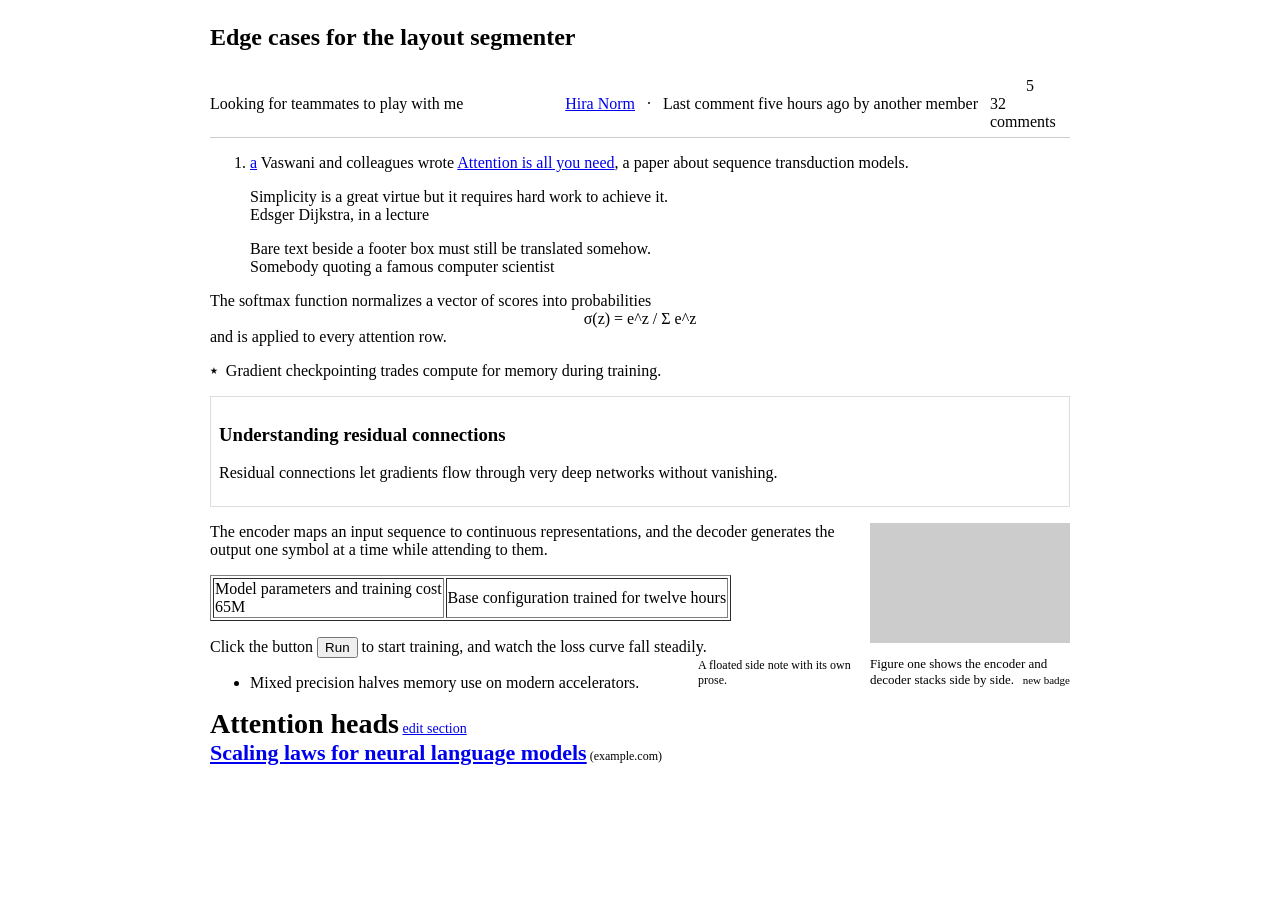
<file: tests/corpus/fixtures/edge-cases.html>
<!doctype html>
<html><head><meta charset="utf-8"><title>corpus edge cases</title>
<style>
  body { font-family: Georgia, serif; max-width: 860px; margin: 24px auto; }
  .sr-only { position: absolute; width: 1px; height: 1px; overflow: hidden; clip: rect(0 0 0 0); white-space: nowrap; }
  .row { display: flex; align-items: center; gap: 12px; border-bottom: 1px solid #ccc; padding: 6px 0; }
  .row .main { display: flex; flex-direction: column; flex: 1; }
  .row .votes { display: flex; flex-direction: column; align-items: center; width: 80px; }
  .icon { font-family: monospace; }
  .card { display: block; color: inherit; text-decoration: none; border: 1px solid #ddd; padding: 8px; margin: 6px 0; }
  .fig { float: right; width: 200px; margin-left: 12px; font-size: 13px; }
  .formula { display: block; text-align: center; }
</style></head>
<body><main><article>
<h1 data-expect="translated">Edge cases for the layout segmenter</h1>

<!-- 1. Forum row: separate cells must stay separate units -->
<ul style="list-style:none;padding:0">
  <li class="row" data-expect-separate="1">
    <a class="main" href="https://example.com/t/1" style="color:inherit;text-decoration:none">
      <div data-expect="translated">Looking for teammates to play with me</div>
      <span><a href="https://example.com/u/1">Hira Norm</a> · <span data-expect="translated">Last comment five hours ago by another member</span></span>
    </a>
    <div class="votes"><span>5</span><span>32 comments</span></div>
  </li>
</ul>

<!-- 2. Visually hidden label must not split a reference -->
<ol>
  <li data-expect="translated" data-expect-unit="self"><span><a href="#a"><span class="sr-only" style="display:block">Jump up to:</span> a</a></span> <span>Vaswani and colleagues wrote <a href="https://example.com/paper">Attention is all you need</a>, a paper about sequence transduction models.</span></li>
</ol>

<!-- 3. Text directly beside a box child -->
<blockquote><span data-expect="translated">Simplicity is a great virtue but it requires hard work to achieve it.</span><footer>Edsger Dijkstra, in a lecture</footer></blockquote>
<!-- footer/aside/nav are page chrome in course scope (same as legacy): kept in place, untranslated -->
<blockquote>Bare text beside a footer box must still be translated somehow.<footer data-expect-kept="1">Somebody quoting a famous computer scientist</footer></blockquote>

<!-- 4. Displayed formula inside a paragraph stays one paragraph -->
<p data-expect="translated" data-expect-unit="self">The softmax function normalizes a vector of scores into probabilities <span class="mwe-math-element formula">σ(z) = e^z / Σ e^z</span> and is applied to every attention row.</p>

<!-- 5. Flex list item with icon + text -->
<ul style="list-style:none;padding:0">
  <li style="display:flex;gap:8px"><span class="icon notranslate" aria-hidden="true">★</span><span data-expect="translated">Gradient checkpointing trades compute for memory during training.</span></li>
</ul>

<!-- 6. Block-level card link with title and summary -->
<a class="card" href="https://example.com/post">
  <h3 data-expect="translated">Understanding residual connections</h3>
  <p data-expect="translated">Residual connections let gradients flow through very deep networks without vanishing.</p>
</a>

<!-- 7. Floated caption with prose -->
<div><div class="fig"><span data-corpus-media="img" style="display:block;width:200px;height:120px;background:#ccc"></span><p data-expect="translated">Figure one shows the encoder and decoder stacks side by side.</p></div>
<p data-expect="translated" data-expect-unit="self">The encoder maps an input sequence to continuous representations, and the decoder generates the output one symbol at a time while attending to them.</p></div>

<!-- 8. Table cell with text and a block child -->
<table border="1"><tr><td><div data-expect="translated">Model parameters and training cost</div><div>65M</div></td><td data-expect="translated">Base configuration trained for twelve hours</td></tr></table>

<!-- 9. Paragraph with an inline button and a floated note (box and out-of-flow content stay in place) -->
<p>Click the button <button type="button">Run</button> to start training, and watch the loss curve fall steadily.<span style="float:right;width:160px;font-size:12px">A floated side note with its own prose.</span></p>

<!-- 10. List item with an absolutely positioned badge -->
<ul><li style="position:relative" data-expect="translated" data-expect-unit="self">Mixed precision halves memory use on modern accelerators.<span style="position:absolute;right:0;top:0;font-size:11px">new badge</span></li></ul>

<!-- 11. Inline heading inside a smaller container (heading size must survive) -->
<div style="font-size:14px" data-expect="translated"><h2 style="display:inline;font-size:28px">Attention heads</h2> <a href="#edit">edit section</a></div>

<!-- 12. Child-selector typography (.title > a) must survive the translation wrapper -->
<style>.titlebox > a { font-size: 22px; font-weight: 700; } .titlebox { font-size: 12px; }</style>
<span class="titlebox" data-expect="translated"><a href="https://example.com/x">Scaling laws for neural language models</a> <span class="site">(example.com)</span></span>
</article></main></body></html>
</file>
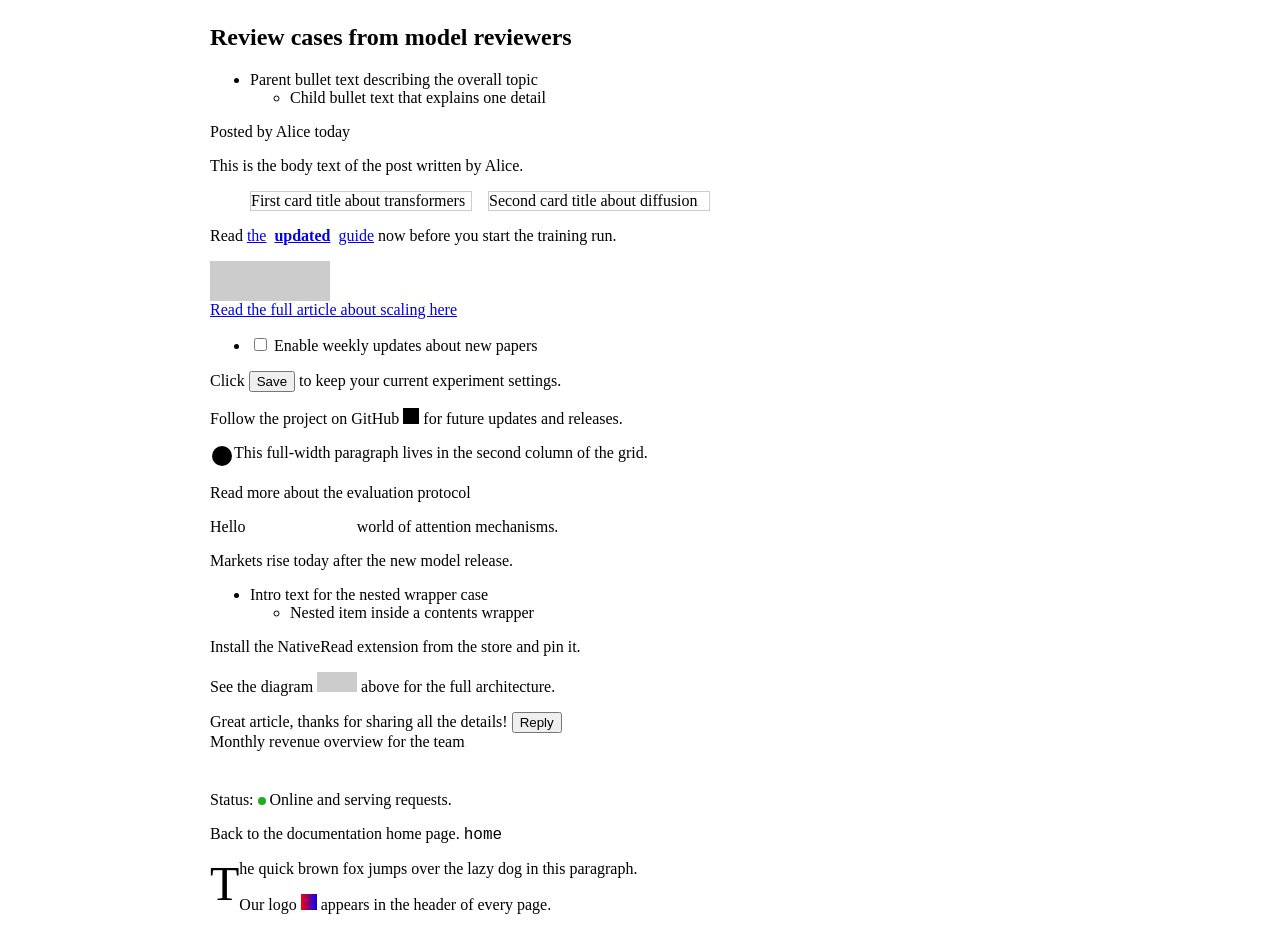
<file: tests/corpus/fixtures/review-cases.html>
<!doctype html>
<html><head><meta charset="utf-8"><title>corpus review cases</title>
<style>
  body { font-family: Georgia, serif; max-width: 860px; margin: 24px auto; }
  .post > a.print-only { display: none; }
  .item > .sr-only { position: absolute; width: 1px; height: 1px; overflow: hidden; clip: rect(0,0,0,0); white-space: nowrap; }
  .cards li { display: inline-block; width: 220px; margin-right: 16px; border: 1px solid #ccc; vertical-align: top; }
</style></head>
<body><main><article>
<h1 data-expect="translated">Review cases from model reviewers</h1>

<!-- R1 nested list: child item must be translated too -->
<ul><li data-expect="translated">Parent bullet text describing the overall topic
  <ul><li data-expect="translated">Child bullet text that explains one detail</li></ul></li></ul>

<!-- R2 rescan: card with bare text beside a paragraph (checked by the rescan invariant) -->
<div class="card">Posted by Alice today<p data-expect="translated">This is the body text of the post written by Alice.</p></div>

<!-- R3 inline-block cards must stay separate units -->
<ul class="cards"><li data-expect="translated" data-expect-unit="self">First card title about transformers</li><li data-expect="translated" data-expect-unit="self">Second card title about diffusion</li></ul>

<!-- R4 inline-flex link inside a paragraph -->
<p data-expect="translated">Read <a href="https://example.com/docs" style="display:inline-flex;gap:8px">the <b>updated</b> guide</a> now before you start the training run.</p>

<!-- R5 media and controls inside semantic blocks -->
<p data-expect="translated"><a href="https://example.com/post"><span data-corpus-media="img" style="display:block;width:120px;height:40px;background:#ccc"></span>Read the full article about scaling here</a></p>
<ul><li data-expect="translated"><input type="checkbox" id="c1"> <label for="c1">Enable weekly updates about new papers</label></li></ul>
<!-- live controls are never cloned: text around a button stays original (bare text beside a barrier) -->
<p>Click <button type="button">Save</button> to keep your current experiment settings.</p>

<!-- R6 icon-only link inside a paragraph -->
<p data-expect="translated">Follow the project on GitHub <a href="https://example.com/gh"><svg width="16" height="16"><rect width="16" height="16"></rect></svg></a> for future updates and releases.</p>

<!-- R7 grid host with an icon column -->
<p data-expect="translated" style="display:grid;grid-template-columns:24px 1fr"><svg width="24" height="24"><circle cx="12" cy="12" r="10"></circle></svg>This full-width paragraph lives in the second column of the grid.</p>

<!-- R8 hidden content must stay hidden -->
<p class="post" data-expect="translated">Read more about the evaluation protocol <a class="print-only" href="https://example.com/print">Print version</a></p>
<p data-expect="translated">Hello <span style="visibility:hidden">hidden text here</span> world of attention mechanisms.</p>
<p class="item" data-expect="translated"><span class="sr-only">Breaking:</span> Markets rise today after the new model release.</p>

<!-- R10 nested list inside a display:contents wrapper -->
<ul><li data-expect="translated">Intro text for the nested wrapper case
  <div style="display:contents"><ul><li data-expect="translated">Nested item inside a contents wrapper</li></ul></div></li></ul>

<!-- R11 translate=no must stay verbatim -->
<p data-expect="translated">Install the <span translate="no">NativeRead</span> extension from the store and pin it.</p>

<!-- R14 picture / aria-hidden with display:contents -->
<p data-expect="translated">See the diagram <picture style="display:contents"><span data-corpus-media="img" style="display:inline-block;width:40px;height:20px;background:#ccc"></span></picture> above for the full architecture.</p>

<!-- F3 a button inside a generic div is a live control, never cloned -->
<div class="comment"><span>Great article, thanks for sharing all the details!</span> <button class="reply">Reply</button></div>

<!-- F5 a card whose chart canvas sits inside a box must not be swallowed -->
<div class="card"><span data-expect="translated">Monthly revenue overview for the team</span><div class="chart"><canvas width="80" height="20"></canvas></div></div>

<!-- F8 styled empty icon (CSS-drawn dot) must stay -->
<p data-expect="translated">Status: <span style="display:inline-block;width:8px;height:8px;border-radius:4px;background:#2a2"></span> Online and serving requests.</p>

<!-- F9a icon-font ligature must not be translated -->
<p data-expect="translated">Back to the documentation home page. <span style="font-family:'Material Icons', monospace">home</span></p>

<!-- F9d drop cap stays part of the word -->
<p data-expect="translated"><span style="float:left;font-size:3em;line-height:1">T</span>he quick brown fox jumps over the lazy dog in this paragraph.</p>

<!-- F17 svg gradient reference in an icon inside a sentence -->
<p data-expect="translated">Our logo <svg width="16" height="16"><defs><linearGradient id="g1"><stop offset="0" stop-color="#f00"/><stop offset="1" stop-color="#00f"/></linearGradient></defs><rect width="16" height="16" fill="url(#g1)"/></svg> appears in the header of every page.</p>
</article></main></body></html>
</file>
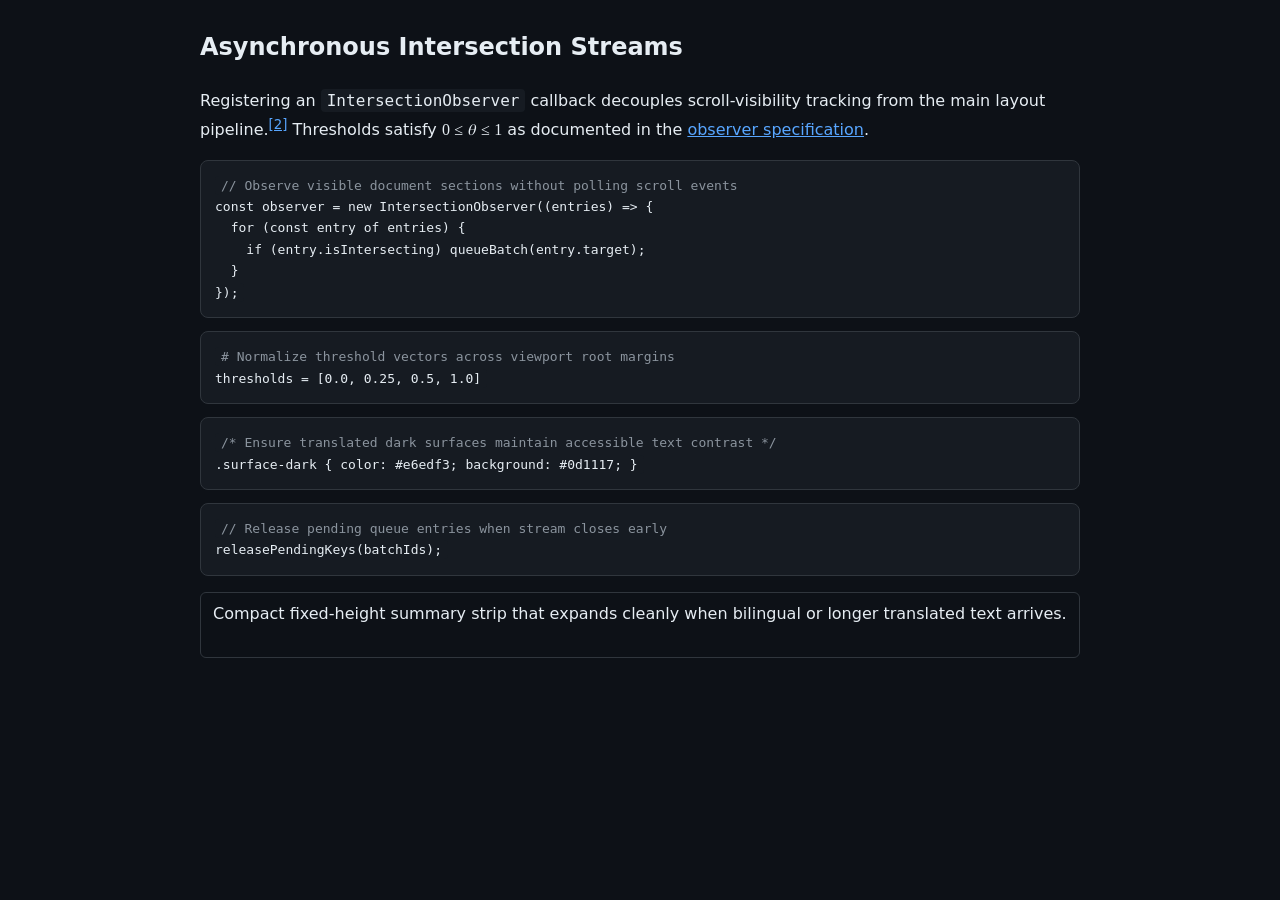
<file: tests/e2e/fixtures/html/dark-code-math.html>
<!DOCTYPE html>
<html lang="en" data-color-mode="dark">
<head>
  <meta charset="utf-8">
  <meta name="viewport" content="width=device-width, initial-scale=1">
  <title>Observer Streams & Dark Code Math Fixture</title>
  <style>
    html, body { background: #0d1117; color: #e6edf3; font-family: system-ui, -apple-system, sans-serif; margin: 0; line-height: 1.65; }
    main { max-width: 880px; margin: 28px auto; padding: 0 20px; }
    a { color: #58a6ff; }
    code { background: #161b22; padding: 2px 6px; border-radius: 4px; font-family: ui-monospace, monospace; }
    pre { background: #161b22; border: 1px solid #30363d; border-radius: 8px; padding: 14px; overflow-x: auto; font-size: 13px; }
    .c1, .hljs-comment, .token.comment, .pl-c { color: #8b949e; }
    .fixed-box { height: 48px; overflow: hidden; border: 1px solid #30363d; padding: 8px 12px; border-radius: 6px; margin-top: 16px; }
  </style>
</head>
<body>
  <main>
    <article>
      <h1>Asynchronous Intersection Streams</h1>
      <p>
        Registering an <code>IntersectionObserver</code> callback decouples scroll-visibility tracking
        from the main layout pipeline.<sup class="reference"><a href="#ref2">[2]</a></sup>
        Thresholds satisfy
        <math xmlns="http://www.w3.org/1998/Math/MathML">
          <mrow>
            <mn>0</mn><mo>&#x2264;</mo><mi>&#x03B8;</mi><mo>&#x2264;</mo><mn>1</mn>
          </mrow>
        </math>
        as documented in the <a href="#observer-spec">observer specification</a>.
      </p>

      <pre><code><span class="c1">// Observe visible document sections without polling scroll events</span>
const observer = new IntersectionObserver((entries) =&gt; {
  for (const entry of entries) {
    if (entry.isIntersecting) queueBatch(entry.target);
  }
});</code></pre>

      <pre><code><span class="hljs-comment"># Normalize threshold vectors across viewport root margins</span>
thresholds = [0.0, 0.25, 0.5, 1.0]</code></pre>

      <pre><code><span class="token comment">/* Ensure translated dark surfaces maintain accessible text contrast */</span>
.surface-dark { color: #e6edf3; background: #0d1117; }</code></pre>

      <pre><code><span class="pl-c">// Release pending queue entries when stream closes early</span>
releasePendingKeys(batchIds);</code></pre>

      <div class="fixed-box">
        Compact fixed-height summary strip that expands cleanly when bilingual or longer translated text arrives.
      </div>
    </article>
  </main>
</body>
</html>
</file>
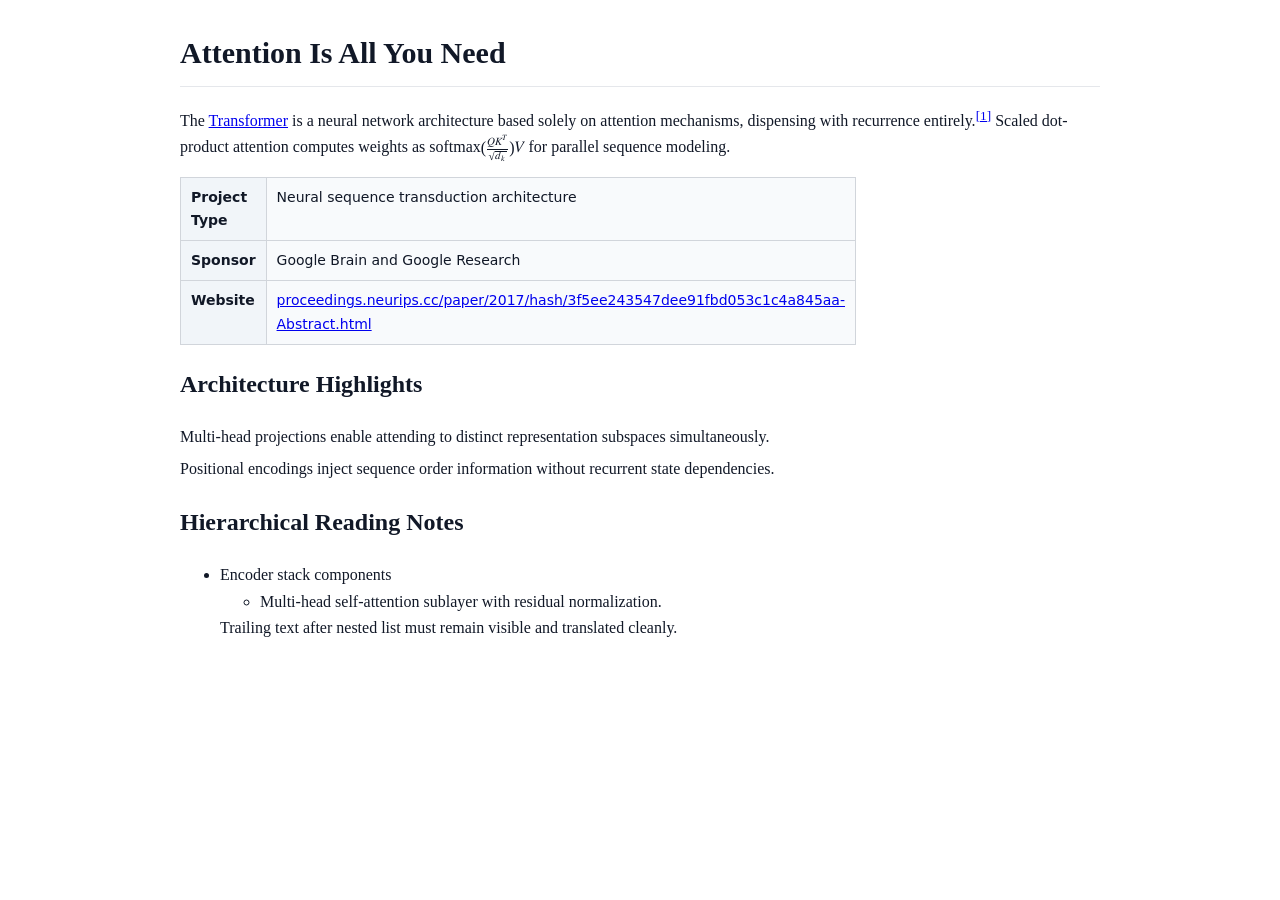
<file: tests/e2e/fixtures/html/light-article-table.html>
<!DOCTYPE html>
<html lang="en">
<head>
  <meta charset="utf-8">
  <meta name="viewport" content="width=device-width, initial-scale=1">
  <title>Attention Is All You Need — Light Article & Infobox Table Fixture</title>
  <style>
    html, body { background: #ffffff; color: #111827; font-family: Georgia, "Times New Roman", serif; margin: 0; line-height: 1.65; }
    main { max-width: 920px; margin: 28px auto; padding: 0 20px; }
    h1#firstHeading { font-size: 30px; border-bottom: 1px solid #e5e7eb; padding-bottom: 8px; margin-bottom: 18px; }
    .flex-head { display: flex; align-items: center; justify-content: space-between; gap: 12px; }
    table.infobox { border: 1px solid #d1d5db; border-collapse: collapse; width: 100%; max-width: 540px; margin: 16px 0; background: #f8fafc; font-family: system-ui, sans-serif; font-size: 14px; }
    table.infobox th, table.infobox td { border: 1px solid #d1d5db; padding: 8px 10px; text-align: left; vertical-align: top; }
    table.infobox th { background: #f1f5f9; font-weight: 600; }
    ul.flex-list { list-style: none; padding: 0; }
    ul.flex-list > li { display: flex; gap: 10px; align-items: baseline; margin-bottom: 6px; }
  </style>
</head>
<body>
  <main>
    <h1 id="firstHeading">Attention Is All You Need</h1>
    <div id="mw-content-text">
      <article>
        <p>
          The <a href="#transformer">Transformer</a> is a neural network architecture based solely on
          attention mechanisms, dispensing with recurrence entirely.<sup class="reference"><a href="#ref1">[1]</a></sup>
          Scaled dot-product attention computes weights as
          <math xmlns="http://www.w3.org/1998/Math/MathML">
            <mrow>
              <mi>softmax</mi>
              <mo>(</mo>
              <mfrac>
                <mrow><mi>Q</mi><msup><mi>K</mi><mi>T</mi></msup></mrow>
                <msqrt><msub><mi>d</mi><mi>k</mi></msub></msqrt>
              </mfrac>
              <mo>)</mo>
              <mi>V</mi>
            </mrow>
          </math>
          for parallel sequence modeling.
        </p>

        <table class="infobox">
          <tbody>
            <tr>
              <th scope="row">Project Type</th>
              <td>Neural sequence transduction architecture</td>
            </tr>
            <tr>
              <th scope="row">Sponsor</th>
              <td>Google Brain and Google Research</td>
            </tr>
            <tr>
              <th scope="row">Website</th>
              <td>
                <a href="https://proceedings.neurips.cc/paper/2017/hash/3f5ee243547dee91fbd053c1c4a845aa-Abstract.html">
                  proceedings.neurips.cc/paper/2017/hash/3f5ee243547dee91fbd053c1c4a845aa-Abstract.html
                </a>
              </td>
            </tr>
          </tbody>
        </table>

        <h2 class="flex-head">Architecture Highlights</h2>
        <ul class="flex-list">
          <li>Multi-head projections enable attending to distinct representation subspaces simultaneously.</li>
          <li>Positional encodings inject sequence order information without recurrent state dependencies.</li>
        </ul>

        <h2>Hierarchical Reading Notes</h2>
        <ul>
          <li>
            Encoder stack components
            <ul>
              <li>Multi-head self-attention sublayer with residual normalization.</li>
            </ul>
            Trailing text after nested list must remain visible and translated cleanly.
          </li>
        </ul>
      </article>
    </div>
  </main>
</body>
</html>
</file>
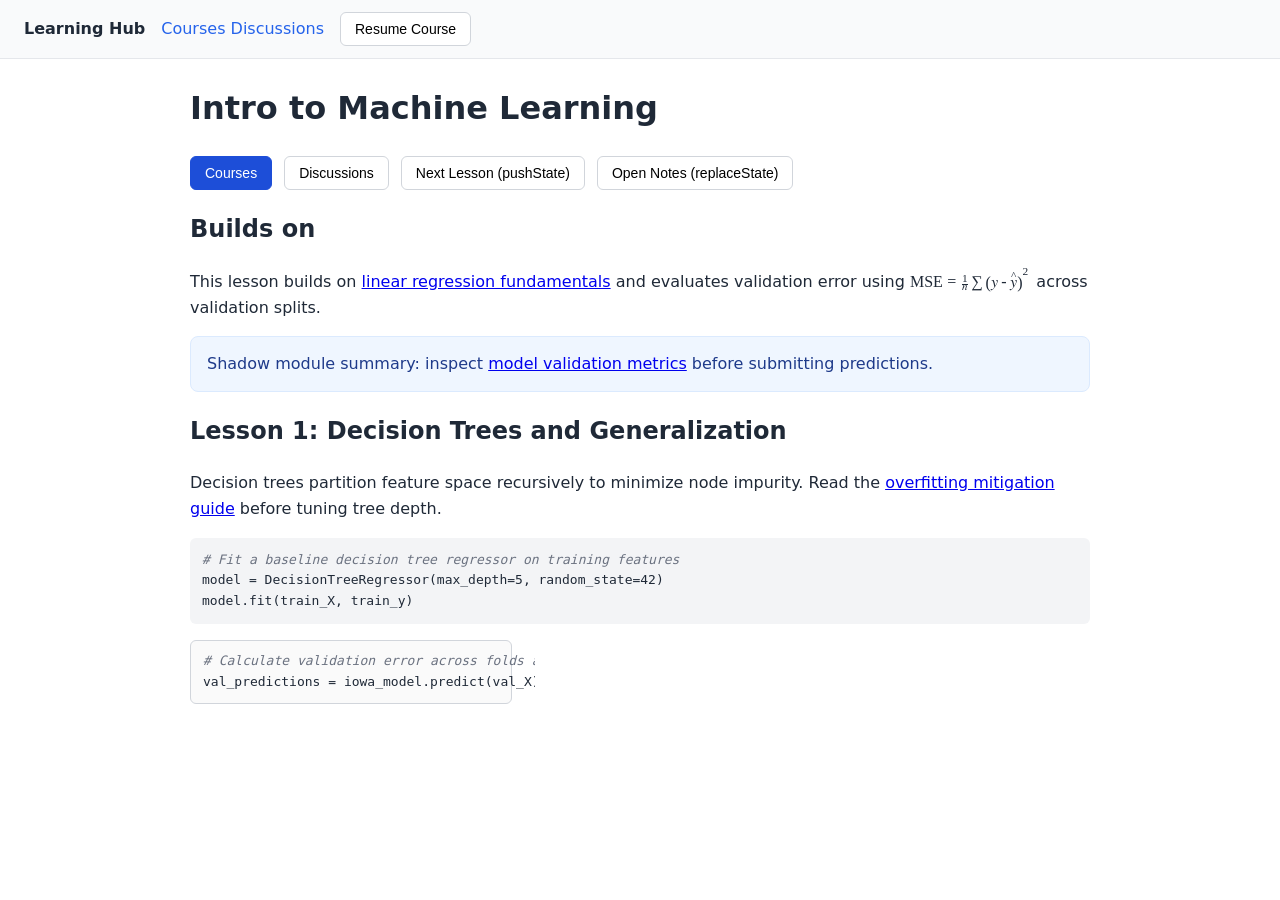
<file: tests/e2e/fixtures/html/spa-course.html>
<!DOCTYPE html>
<html lang="en">
<head>
  <meta charset="utf-8">
  <meta name="viewport" content="width=device-width, initial-scale=1">
  <title>Intro to Machine Learning — NativeRead SPA Fixture</title>
  <style>
    body { font-family: system-ui, -apple-system, sans-serif; margin: 0; color: #1f2937; background: #ffffff; line-height: 1.6; }
    header[role="banner"] { border-bottom: 1px solid #e5e7eb; padding: 12px 24px; background: #f9fafb; display: flex; gap: 16px; align-items: center; }
    nav a { color: #2563eb; text-decoration: none; font-weight: 500; }
    main { max-width: 900px; margin: 24px auto; padding: 0 20px; }
    .toolbar-row { display: flex; gap: 12px; align-items: center; margin: 16px 0; flex-wrap: wrap; }
    button, [role="tab"] { padding: 8px 14px; border: 1px solid #d1d5db; background: #ffffff; border-radius: 6px; cursor: pointer; font-size: 14px; }
    [role="tab"][aria-selected="true"] { background: #1d4ed8; color: #ffffff; border-color: #1d4ed8; }
    .rendered_html { margin-top: 20px; }
    pre { background: #f3f4f6; padding: 12px; border-radius: 6px; overflow-x: auto; font-size: 13px; }
    .cm-editor { border: 1px solid #d1d5db; border-radius: 6px; width: 320px; background: #fafafa; margin: 16px 0; }
    .cm-scroller { width: 320px; overflow-x: auto; padding: 10px 12px; font-family: ui-monospace, monospace; font-size: 13px; white-space: nowrap; }
    .cm-line { min-width: 680px; }
    .c1, .cm-comment { color: #6b7280; font-style: italic; }
  </style>
</head>
<body>
  <header role="banner">
    <strong>Learning Hub</strong>
    <nav aria-label="Main navigation">
      <a href="#courses" id="nav-courses">Courses</a>
      <a href="#discussions" id="nav-discussions">Discussions</a>
    </nav>
    <button type="button" id="btn-resume-course">Resume Course</button>
  </header>

  <main>
    <h1 id="course-title">Intro to Machine Learning</h1>

    <div class="toolbar-row" role="tablist" aria-label="Course Sections">
      <button type="button" role="tab" id="tab-courses" aria-selected="true">Courses</button>
      <button type="button" role="tab" id="tab-discussions" aria-selected="false">Discussions</button>
      <button type="button" id="btn-next-lesson">Next Lesson (pushState)</button>
      <button type="button" id="btn-notes-hash">Open Notes (replaceState)</button>
    </div>

    <h2>Builds on</h2>
    <p>
      This lesson builds on <a href="#prereq-linear">linear regression fundamentals</a> and
      evaluates validation error using
      <math xmlns="http://www.w3.org/1998/Math/MathML">
        <mrow>
          <mi>MSE</mi>
          <mo>=</mo>
          <mfrac>
            <mn>1</mn>
            <mi>n</mi>
          </mfrac>
          <mo>&#x2211;</mo>
          <msup>
            <mrow><mo>(</mo><mi>y</mi><mo>-</mo><mover><mi>y</mi><mo>^</mo></mover><mo>)</mo></mrow>
            <mn>2</mn>
          </msup>
        </mrow>
      </math>
      across validation splits.
    </p>

    <div id="shadow-mount"></div>

    <div class="rendered_html" id="lesson-body">
      <article>
        <h2>Lesson 1: Decision Trees and Generalization</h2>
        <p>
          Decision trees partition feature space recursively to minimize node impurity. Read the
          <a href="#overfitting-guide">overfitting mitigation guide</a> before tuning tree depth.
        </p>
        <pre><code><span class="c1"># Fit a baseline decision tree regressor on training features</span>
model = DecisionTreeRegressor(max_depth=5, random_state=42)
model.fit(train_X, train_y)</code></pre>
        <div class="cm-editor">
          <div class="cm-scroller" id="cm-scroller">
            <div class="cm-content">
              <div class="cm-line"><span class="cm-comment"># Calculate validation error across folds and compare against baseline</span></div>
              <div class="cm-line">val_predictions = iowa_model.predict(val_X); mae = mean_absolute_error(val_y, val_predictions)</div>
            </div>
          </div>
        </div>
      </article>
    </div>
  </main>

  <script>
    class NrLessonCard extends HTMLElement {
      constructor() {
        super();
        const root = this.attachShadow({ mode: 'open' });
        root.innerHTML = `
          <style>
            .card { border: 1px solid #dbeafe; background: #eff6ff; padding: 14px 16px; border-radius: 8px; margin: 16px 0; }
            .card p { margin: 0; color: #1e3a8a; }
          </style>
          <div class="card">
            <p>Shadow module summary: inspect <a href="#metrics">model validation metrics</a> before submitting predictions.</p>
          </div>
        `;
      }
    }
    customElements.define('nr-lesson-card', NrLessonCard);
    document.getElementById('shadow-mount').appendChild(document.createElement('nr-lesson-card'));

    const lessonBody = document.getElementById('lesson-body');
    const titleEl = document.getElementById('course-title');

    document.getElementById('btn-next-lesson').addEventListener('click', () => {
      history.pushState({ lesson: 2 }, '', '?lesson=2');
      titleEl.textContent = 'Underfitting and Overfitting';
      lessonBody.innerHTML = `
        <article>
          <h2>Lesson 2: Balancing Model Capacity</h2>
          <p>
            Shallow trees underfit complex signals, whereas deep trees memorize training noise.
            Compare leaf counts via <a href="#capacity-curve">validation loss curves</a>.
          </p>
        </article>
      `;
    });

    document.getElementById('btn-notes-hash').addEventListener('click', () => {
      history.replaceState({ tab: 'notes' }, '', '?lesson=2#tab=notes');
      lessonBody.innerHTML = `
        <article>
          <h2>Lesson 2 Notes: Cross-Validation</h2>
          <p>
            Always isolate held-out validation splits from preprocessing statistics to prevent data leakage.
          </p>
        </article>
      `;
    });

    document.getElementById('tab-discussions').addEventListener('click', () => {
      document.getElementById('tab-courses').setAttribute('aria-selected', 'false');
      document.getElementById('tab-discussions').setAttribute('aria-selected', 'true');
      lessonBody.innerHTML = `
        <article>
          <h2>Learner Discussions</h2>
          <p>Community threads comparing random forest ensembles and gradient boosting baselines.</p>
        </article>
      `;
    });

    document.getElementById('tab-courses').addEventListener('click', () => {
      document.getElementById('tab-courses').setAttribute('aria-selected', 'true');
      document.getElementById('tab-discussions').setAttribute('aria-selected', 'false');
    });
  </script>
</body>
</html>
</file>
<file: docs/app.css>
:root {
  color-scheme: light dark;
  --nr-bg: #eef2f7;
  --nr-bg-subtle: #e2e8f0;
  --nr-surface: #ffffff;
  --nr-surface-glass: rgba(255, 255, 255, 0.88);
  --nr-text: #0f172a;
  --nr-text-secondary: #475569;
  --nr-muted: #64748b;
  --nr-border: rgba(15, 23, 42, 0.1);
  --nr-border-strong: rgba(15, 23, 42, 0.18);
  --nr-accent: #0284c7;
  --nr-accent-hover: #0369a1;
  --nr-accent-soft: rgba(2, 132, 199, 0.12);
  --nr-ok: #16a34a;
  --nr-ok-soft: rgba(22, 163, 74, 0.12);
  --nr-warn: #d97706;
  --nr-error: #dc2626;
  --nr-error-soft: rgba(220, 38, 38, 0.12);
  --nr-seg-bg: rgba(15, 23, 42, 0.06);
  --nr-seg-active: #ffffff;
  --nr-shadow: 0 10px 28px rgba(15, 23, 42, 0.09), 0 1px 3px rgba(15, 23, 42, 0.06);
  --nr-sheet-shadow: 0 12px 32px rgba(15, 23, 42, 0.14), 0 1px 4px rgba(15, 23, 42, 0.08);
  --nr-header-h: 54px;
  --nr-nav-h: 64px;
  --nr-ui-font: -apple-system, BlinkMacSystemFont, "SF Pro Text", "PingFang TC", "Noto Sans TC", "Microsoft JhengHei", sans-serif;
  --nr-font-serif: "Songti TC", "Noto Serif TC", "PMingLiU", Georgia, serif;
  --nr-font-sans: "PingFang TC", "Noto Sans TC", "Microsoft JhengHei", -apple-system, sans-serif;
  --nr-font-mono: ui-monospace, SFMono-Regular, Menlo, Monaco, Consolas, monospace;
}

@media (prefers-color-scheme: dark) {
  :root {
    --nr-bg: #0b1120;
    --nr-bg-subtle: #111a2e;
    --nr-surface: #152033;
    --nr-surface-glass: rgba(15, 23, 42, 0.88);
    --nr-text: #f1f5f9;
    --nr-text-secondary: #cbd5e1;
    --nr-muted: #94a3b8;
    --nr-border: rgba(148, 163, 184, 0.18);
    --nr-border-strong: rgba(148, 163, 184, 0.3);
    --nr-accent: #38bdf8;
    --nr-accent-hover: #0ea5e9;
    --nr-accent-soft: rgba(56, 189, 248, 0.16);
    --nr-ok: #4ade80;
    --nr-ok-soft: rgba(74, 222, 128, 0.15);
    --nr-warn: #fbbf24;
    --nr-error: #f87171;
    --nr-error-soft: rgba(248, 113, 113, 0.15);
    --nr-seg-bg: rgba(148, 163, 184, 0.14);
    --nr-seg-active: #1e293b;
    --nr-shadow: 0 12px 32px rgba(0, 0, 0, 0.42), 0 1px 4px rgba(0, 0, 0, 0.3);
    --nr-sheet-shadow: 0 16px 40px rgba(0, 0, 0, 0.55), 0 1px 4px rgba(0, 0, 0, 0.4);
  }
}

*,
*::before,
*::after {
  box-sizing: border-box;
}

html,
body {
  margin: 0;
  padding: 0;
  min-height: 100%;
  background: var(--nr-bg);
  color: var(--nr-text);
  font-family: var(--nr-ui-font);
  font-size: 14px;
  line-height: 1.5;
  -webkit-font-smoothing: antialiased;
  -webkit-tap-highlight-color: transparent;
}

[hidden] {
  display: none !important;
}

/* ============================================================
   Sync Toast Banner
   ============================================================ */
.nr-sync-banner {
  position: sticky;
  top: 0;
  z-index: 220;
  display: flex;
  align-items: center;
  justify-content: space-between;
  gap: 10px;
  padding: 10px 16px;
  background: #0284c7;
  color: #ffffff;
  font-size: 13.5px;
  font-weight: 600;
  box-shadow: 0 4px 14px rgba(2, 132, 199, 0.35);
}

.nr-sync-banner-close {
  appearance: none;
  border: 0;
  background: rgba(255, 255, 255, 0.2);
  color: #ffffff;
  width: 26px;
  height: 26px;
  border-radius: 999px;
  cursor: pointer;
  font-size: 12px;
  display: inline-flex;
  align-items: center;
  justify-content: center;
}

/* ============================================================
   Top App Bar
   ============================================================ */
.nr-app-header {
  position: sticky;
  top: 0;
  z-index: 120;
  height: var(--nr-header-h);
  padding: 0 max(14px, env(safe-area-inset-right)) 0 max(14px, env(safe-area-inset-left));
  display: flex;
  align-items: center;
  justify-content: space-between;
  gap: 10px;
  background: var(--nr-surface-glass);
  backdrop-filter: blur(18px) saturate(160%);
  -webkit-backdrop-filter: blur(18px) saturate(160%);
  border-bottom: 1px solid var(--nr-border);
}

.nr-header-brand {
  display: flex;
  align-items: center;
  gap: 9px;
  min-width: 0;
}

.nr-brand-logo {
  border-radius: 7px;
  flex-shrink: 0;
}

.nr-brand-titles {
  display: flex;
  flex-direction: column;
  line-height: 1.15;
}

.nr-brand-title {
  font-size: 15px;
  font-weight: 750;
  letter-spacing: -0.02em;
}

.nr-brand-tag {
  font-size: 10.5px;
  color: var(--nr-muted);
  font-weight: 600;
}

.nr-header-actions {
  display: flex;
  align-items: center;
  gap: 8px;
}

.nr-status-pill {
  display: inline-flex;
  align-items: center;
  gap: 6px;
  padding: 4px 10px;
  border-radius: 999px;
  background: var(--nr-seg-bg);
  border: 1px solid var(--nr-border);
  font-size: 11.5px;
  font-weight: 600;
  color: var(--nr-text-secondary);
  max-width: 170px;
}

.nr-status-dot {
  width: 7px;
  height: 7px;
  border-radius: 50%;
  background: var(--nr-muted);
  flex-shrink: 0;
}

.nr-status-pill[data-state="streaming"] .nr-status-dot {
  background: var(--nr-accent);
  box-shadow: 0 0 0 3px var(--nr-accent-soft);
  animation: nr-pulse 1.2s ease-in-out infinite;
}

.nr-status-pill[data-state="done"] .nr-status-dot {
  background: var(--nr-ok);
}

.nr-status-pill[data-state="error"] {
  background: var(--nr-error-soft);
  color: var(--nr-error);
  border-color: rgba(220, 38, 38, 0.3);
}

.nr-status-pill[data-state="error"] .nr-status-dot {
  background: var(--nr-error);
}

.nr-status-label {
  overflow: hidden;
  text-overflow: ellipsis;
  white-space: nowrap;
}

.nr-header-select {
  appearance: none;
  font-family: inherit;
  font-size: 12.5px;
  font-weight: 600;
  color: var(--nr-text);
  background: var(--nr-surface);
  border: 1px solid var(--nr-border-strong);
  border-radius: 8px;
  padding: 5px 24px 5px 9px;
  cursor: pointer;
  background-image: linear-gradient(45deg, transparent 50%, var(--nr-muted) 50%),
    linear-gradient(135deg, var(--nr-muted) 50%, transparent 50%);
  background-position: calc(100% - 12px) 50%, calc(100% - 7px) 50%;
  background-size: 5px 5px, 5px 5px;
  background-repeat: no-repeat;
  max-width: 132px;
}

@keyframes nr-pulse {
  0%, 100% {
    opacity: 1;
    transform: scale(1);
  }
  50% {
    opacity: 0.45;
    transform: scale(0.85);
  }
}

/* ============================================================
   Main Layout & Sub-Toolbars
   ============================================================ */
.nr-app-main {
  max-width: 1280px;
  margin: 0 auto;
  padding: 12px max(12px, env(safe-area-inset-right)) calc(var(--nr-nav-h) + env(safe-area-inset-bottom) + 28px) max(12px, env(safe-area-inset-left));
}

.nr-tab-panel {
  display: flex;
  flex-direction: column;
  gap: 14px;
}

.nr-subtoolbar {
  position: sticky;
  top: var(--nr-header-h);
  z-index: 95;
  display: flex;
  align-items: center;
  justify-content: space-between;
  flex-wrap: wrap;
  gap: 8px;
  padding: 8px 12px;
  border-radius: 12px;
  background: var(--nr-surface-glass);
  backdrop-filter: blur(16px) saturate(160%);
  -webkit-backdrop-filter: blur(16px) saturate(160%);
  border: 1px solid var(--nr-border);
  box-shadow: var(--nr-shadow);
}

.nr-segmented {
  display: inline-flex;
  align-items: center;
  padding: 3px;
  border-radius: 9px;
  background: var(--nr-seg-bg);
  border: 1px solid var(--nr-border);
  gap: 2px;
}

.nr-seg-btn {
  appearance: none;
  border: 0;
  background: transparent;
  color: var(--nr-text-secondary);
  font-family: inherit;
  font-size: 12.5px;
  font-weight: 600;
  padding: 5px 10px;
  border-radius: 7px;
  cursor: pointer;
  white-space: nowrap;
  transition: background-color 0.15s ease, color 0.15s ease;
}

.nr-seg-btn.is-active {
  background: var(--nr-seg-active);
  color: var(--nr-accent);
  box-shadow: 0 1px 3px rgba(15, 23, 42, 0.12);
}

.nr-pdf-tools {
  display: flex;
  align-items: center;
  gap: 7px;
  flex-wrap: wrap;
}

.nr-page-badge {
  font-size: 11.5px;
  font-weight: 600;
  font-variant-numeric: tabular-nums;
  padding: 3px 8px;
  border-radius: 999px;
  background: var(--nr-seg-bg);
  color: var(--nr-text-secondary);
}

.nr-zoom-bar {
  display: inline-flex;
  align-items: center;
  background: var(--nr-seg-bg);
  border: 1px solid var(--nr-border);
  border-radius: 8px;
  padding: 2px;
}

.nr-mini-btn {
  appearance: none;
  border: 0;
  background: transparent;
  color: var(--nr-text);
  width: 26px;
  height: 26px;
  border-radius: 6px;
  font-size: 15px;
  font-weight: 600;
  cursor: pointer;
}

.nr-mini-btn:disabled {
  opacity: 0.35;
}

.nr-zoom-pct {
  appearance: none;
  border: 0;
  background: transparent;
  color: var(--nr-text-secondary);
  font-family: inherit;
  font-size: 11.5px;
  font-weight: 600;
  padding: 0 5px;
  cursor: pointer;
}

/* ============================================================
   Cards, Buttons & Forms
   ============================================================ */
.nr-card {
  background: var(--nr-surface);
  border: 1px solid var(--nr-border);
  border-radius: 16px;
  padding: 20px;
  box-shadow: var(--nr-shadow);
}

.nr-hero-card,
.nr-center-card {
  max-width: 680px;
  margin: 12px auto;
  text-align: center;
}

.nr-pill-tag {
  display: inline-block;
  font-size: 11px;
  font-weight: 700;
  letter-spacing: 0.04em;
  text-transform: uppercase;
  color: var(--nr-accent);
  background: var(--nr-accent-soft);
  padding: 3px 10px;
  border-radius: 999px;
  margin-bottom: 10px;
}

.nr-card-title {
  margin: 0 0 8px;
  font-size: 20px;
  font-weight: 750;
  letter-spacing: -0.02em;
}

.nr-section-title {
  margin: 0 0 8px;
  font-size: 17px;
  font-weight: 700;
}

.nr-card-subtitle {
  margin: 0 0 6px;
  font-size: 16px;
  font-weight: 700;
}

.nr-card-desc {
  margin: 0 0 16px;
  color: var(--nr-text-secondary);
  font-size: 13.5px;
  line-height: 1.65;
}

.nr-muted-text {
  margin: 0;
  color: var(--nr-muted);
  font-size: 12.5px;
  word-break: break-all;
}

.nr-upload-zone {
  border: 2px dashed var(--nr-border-strong);
  border-radius: 14px;
  padding: 22px 16px;
  background: var(--nr-bg-subtle);
  margin-bottom: 16px;
}

.nr-upload-icon {
  width: 48px;
  height: 48px;
  margin: 0 auto 10px;
  border-radius: 12px;
  background: var(--nr-accent-soft);
  color: var(--nr-accent);
  font-weight: 800;
  font-size: 14px;
  display: flex;
  align-items: center;
  justify-content: center;
}

.nr-upload-title {
  margin: 0 0 14px;
  font-size: 13.5px;
  font-weight: 600;
}

.nr-input-row {
  display: flex;
  gap: 8px;
  flex-wrap: wrap;
}

.nr-text-input,
.nr-select-full,
.nr-textarea {
  font-family: inherit;
  font-size: 13.5px;
  color: var(--nr-text);
  background: var(--nr-bg);
  border: 1px solid var(--nr-border-strong);
  border-radius: 10px;
  padding: 9px 12px;
  min-width: 0;
}

.nr-text-input {
  width: 100%;
  flex: none;
}

.nr-input-row > .nr-text-input {
  width: auto;
  flex: 1 1 180px;
}

.nr-select-full,
.nr-textarea {
  width: 100%;
}

.nr-textarea {
  resize: vertical;
  line-height: 1.6;
}

.nr-text-input:focus,
.nr-select-full:focus,
.nr-textarea:focus {
  outline: 2px solid var(--nr-accent);
  outline-offset: -1px;
  border-color: var(--nr-accent);
}

.nr-primary-btn,
.nr-secondary-btn,
.nr-outline-btn {
  appearance: none;
  font-family: inherit;
  font-size: 13px;
  font-weight: 600;
  padding: 9px 15px;
  border-radius: 10px;
  cursor: pointer;
  text-decoration: none;
  display: inline-flex;
  align-items: center;
  justify-content: center;
  gap: 6px;
  white-space: nowrap;
  transition: background-color 0.15s ease, border-color 0.15s ease, color 0.15s ease;
}

.nr-btn-lg {
  font-size: 14px;
  padding: 11px 20px;
}

.nr-primary-btn {
  border: 0;
  background: var(--nr-accent);
  color: #ffffff;
}

.nr-primary-btn:hover {
  background: var(--nr-accent-hover);
}

.nr-secondary-btn {
  border: 1px solid var(--nr-border-strong);
  background: var(--nr-surface);
  color: var(--nr-text);
}

.nr-secondary-btn:hover {
  border-color: var(--nr-accent);
  color: var(--nr-accent);
}

.nr-outline-btn {
  border: 1px solid var(--nr-border-strong);
  background: transparent;
  color: var(--nr-text-secondary);
  padding: 6px 11px;
  font-size: 12px;
}

.nr-outline-btn:hover {
  border-color: var(--nr-accent);
  color: var(--nr-accent);
}

.nr-btn-group {
  display: flex;
  justify-content: center;
  gap: 10px;
  flex-wrap: wrap;
}

.nr-btn-row-end {
  display: flex;
  justify-content: flex-end;
  gap: 8px;
  margin-top: 10px;
}

.nr-spinner {
  width: 36px;
  height: 36px;
  margin: 0 auto 14px;
  border: 3px solid var(--nr-border-strong);
  border-top-color: var(--nr-accent);
  border-radius: 50%;
  animation: nr-spin 0.8s linear infinite;
}

@keyframes nr-spin {
  to {
    transform: rotate(360deg);
  }
}

.nr-error-circle {
  width: 42px;
  height: 42px;
  margin: 0 auto 12px;
  border-radius: 50%;
  background: var(--nr-error-soft);
  color: var(--nr-error);
  font-size: 20px;
  font-weight: 800;
  display: flex;
  align-items: center;
  justify-content: center;
}

/* ============================================================
   PDF Pages & 3 Modes (Overlay / Split / Original)
   ============================================================ */
.nr-pdf-pages {
  width: 100%;
  display: flex;
  flex-direction: column;
  align-items: center;
  gap: 20px;
}

.nr-page-row {
  width: 100%;
  display: flex;
  flex-direction: column;
  align-items: center;
  gap: 14px;
}

.nr-page-canvas-col {
  width: 100%;
  display: flex;
  justify-content: center;
  overflow-x: auto;
}

.nr-page-sheet {
  position: relative;
  background: #ffffff;
  border-radius: 4px;
  box-shadow: var(--nr-sheet-shadow);
  flex-shrink: 0;
}

.nr-pdf-canvas {
  display: block;
  border-radius: 4px;
}

.nr-page-loader {
  position: absolute;
  inset: 0;
  border-radius: 4px;
  background: rgba(148, 163, 184, 0.16);
  display: flex;
  align-items: center;
  justify-content: center;
  color: var(--nr-muted);
  font-size: 13px;
  font-weight: 600;
}

.nr-page-num-badge {
  position: absolute;
  bottom: 6px;
  right: 8px;
  padding: 2px 7px;
  border-radius: 999px;
  background: rgba(15, 23, 42, 0.6);
  color: #f8fafc;
  font-size: 10.5px;
  font-weight: 600;
  pointer-events: none;
  z-index: 4;
}

.nr-overlay-layer {
  position: absolute;
  inset: 0;
  z-index: 2;
  pointer-events: none;
  border-radius: 4px;
}

#tab-pdf[data-mode="original"] .nr-overlay-layer,
#tab-pdf[data-mode="split"] .nr-overlay-layer {
  display: none;
}

.nr-pdf-para {
  position: absolute;
  pointer-events: auto;
  cursor: pointer;
  margin: 0;
  padding: 1px 2px;
  border-radius: 3px;
  border: 1px solid transparent;
  overflow-wrap: break-word;
  word-break: break-word;
  white-space: pre-wrap;
  text-rendering: optimizeLegibility;
  transition: border-color 0.14s ease, box-shadow 0.14s ease;
}

.nr-pdf-para.is-clipped {
  overflow: hidden;
}

.nr-pdf-para:hover,
.nr-pdf-para.is-active-compare {
  border-color: var(--nr-accent);
  box-shadow: 0 3px 12px rgba(2, 132, 199, 0.22);
  z-index: 25;
}

.nr-page-split-col {
  display: none;
  width: 100%;
}

#tab-pdf[data-mode="split"] .nr-page-split-col {
  display: block;
}

@media (min-width: 960px) {
  #tab-pdf[data-mode="split"] .nr-page-row {
    display: grid;
    grid-template-columns: minmax(0, 1fr) minmax(340px, 1fr);
    align-items: start;
    gap: 20px;
  }
}

.nr-split-card {
  background: var(--nr-surface);
  border: 1px solid var(--nr-border);
  border-radius: 12px;
  box-shadow: var(--nr-shadow);
  overflow: hidden;
}

.nr-split-card-header {
  display: flex;
  align-items: center;
  justify-content: space-between;
  padding: 10px 16px;
  background: var(--nr-bg-subtle);
  border-bottom: 1px solid var(--nr-border);
  font-size: 12.5px;
  font-weight: 700;
}

.nr-split-page-status {
  font-size: 11.5px;
  font-weight: 600;
  color: var(--nr-accent);
}

.nr-split-card-body {
  padding: 16px;
  display: flex;
  flex-direction: column;
  gap: 12px;
}

.nr-split-para {
  margin: 0;
  font-size: 15px;
  line-height: 1.74;
  color: var(--nr-text);
  cursor: pointer;
  padding: 4px 6px;
  border-radius: 6px;
  transition: background-color 0.14s ease;
}

.nr-split-para:hover {
  background: var(--nr-accent-soft);
}

.nr-split-para.is-heading {
  font-size: 17px;
  font-weight: 700;
  line-height: 1.45;
  margin-top: 4px;
}

.nr-split-para.is-pending {
  opacity: 0.55;
}

.nr-split-empty {
  margin: 0;
  color: var(--nr-muted);
  font-size: 13px;
}

/* ============================================================
   Tab 2: Web & Article Reader
   ============================================================ */
.nr-paste-collapse {
  margin-top: 14px;
  border-top: 1px solid var(--nr-border);
  padding-top: 12px;
}

.nr-paste-summary {
  cursor: pointer;
  font-size: 13px;
  font-weight: 600;
  color: var(--nr-accent);
}

.nr-paste-box {
  margin-top: 10px;
}

.nr-article-reader {
  padding: 24px 20px;
}

.nr-article-header {
  border-bottom: 1px solid var(--nr-border);
  padding-bottom: 14px;
  margin-bottom: 18px;
}

.nr-article-meta {
  display: flex;
  align-items: center;
  justify-content: space-between;
  gap: 10px;
  margin-bottom: 8px;
}

.nr-article-domain {
  font-size: 11.5px;
  font-weight: 700;
  color: var(--nr-accent);
  background: var(--nr-accent-soft);
  padding: 2px 9px;
  border-radius: 999px;
}

.nr-article-progress {
  font-size: 12px;
  font-weight: 600;
  color: var(--nr-text-secondary);
}

.nr-article-title {
  margin: 0;
  font-size: 22px;
  font-weight: 750;
  line-height: 1.38;
}

.nr-article-body {
  display: flex;
  flex-direction: column;
  gap: 16px;
}

.nr-article-reader[data-webfont="serif"] .nr-article-title,
.nr-article-reader[data-webfont="serif"] .nr-web-trans {
  font-family: var(--nr-font-serif);
}

.nr-article-reader[data-webfont="sans"] .nr-article-title,
.nr-article-reader[data-webfont="sans"] .nr-web-trans {
  font-family: var(--nr-font-sans);
}

.nr-web-block {
  margin: 0;
  line-height: 1.76;
  font-size: 16px;
}

.nr-web-block.is-heading {
  font-size: 19px;
  font-weight: 700;
  line-height: 1.45;
  margin-top: 8px;
}

.nr-web-code {
  margin: 0;
  padding: 12px 14px;
  border-radius: 10px;
  background: var(--nr-bg-subtle);
  border: 1px solid var(--nr-border);
  font-family: var(--nr-font-mono);
  font-size: 12.5px;
  line-height: 1.55;
  overflow-x: auto;
  white-space: pre;
}

.nr-article-reader[data-webmode="replace"] .nr-web-orig {
  display: none;
}

.nr-article-reader[data-webmode="original"] .nr-web-trans {
  display: none;
}

.nr-article-reader[data-webmode="bilingual"] .nr-web-orig {
  display: block;
  color: var(--nr-text-secondary);
  font-size: 0.92em;
  margin-bottom: 6px;
}

.nr-article-reader[data-webmode="bilingual"] .nr-web-trans {
  display: block;
  padding-left: 11px;
  border-left: 2.5px solid var(--nr-accent);
}

/* ============================================================
   Tab 3: Mobile Browser Extension / Userscript Install Cards
   ============================================================ */
.nr-install-card {
  display: flex;
  flex-direction: column;
  gap: 10px;
}

.nr-install-header {
  display: flex;
  flex-direction: column;
  gap: 6px;
}

.nr-install-badge {
  align-self: flex-start;
  font-size: 11px;
  font-weight: 700;
  color: var(--nr-ok);
  background: var(--nr-ok-soft);
  padding: 3px 9px;
  border-radius: 999px;
}

.nr-install-title {
  margin: 0;
  font-size: 16.5px;
  font-weight: 700;
}

.nr-guide-list {
  margin: 0 0 6px;
  padding-left: 18px;
  color: var(--nr-text-secondary);
  font-size: 13px;
  line-height: 1.65;
}

.nr-guide-list li + li {
  margin-top: 4px;
}

.nr-install-actions {
  display: flex;
  gap: 10px;
  flex-wrap: wrap;
  margin-top: 4px;
}

.nr-code-box {
  margin: 0;
  padding: 10px 12px;
  border-radius: 10px;
  background: var(--nr-bg);
  border: 1px solid var(--nr-border-strong);
  font-family: var(--nr-font-mono);
  font-size: 11.5px;
  color: var(--nr-text-secondary);
  overflow-x: auto;
  white-space: pre-wrap;
  word-break: break-all;
}

/* ============================================================
   Tab 4: Settings Form
   ============================================================ */
.nr-settings-form {
  display: flex;
  flex-direction: column;
  gap: 16px;
  margin-top: 8px;
}

.nr-field {
  display: flex;
  flex-direction: column;
  gap: 6px;
}

.nr-field-grid {
  display: grid;
  grid-template-columns: repeat(auto-fit, minmax(240px, 1fr));
  gap: 14px;
}

.nr-label {
  font-size: 13px;
  font-weight: 650;
  color: var(--nr-text);
}

.nr-field-hint {
  margin: 0;
  font-size: 12px;
  color: var(--nr-muted);
}

.nr-chip-row {
  display: flex;
  flex-wrap: wrap;
  gap: 6px;
  margin-top: 4px;
}

.nr-chip {
  appearance: none;
  border: 1px solid var(--nr-border-strong);
  background: var(--nr-bg-subtle);
  color: var(--nr-text-secondary);
  font-family: var(--nr-font-mono);
  font-size: 11px;
  padding: 3px 8px;
  border-radius: 999px;
  cursor: pointer;
}

.nr-chip:hover {
  border-color: var(--nr-accent);
  color: var(--nr-accent);
}

.nr-settings-actions {
  display: flex;
  flex-wrap: wrap;
  gap: 10px;
  padding-top: 6px;
}

.nr-test-box {
  padding: 12px 14px;
  border-radius: 10px;
  font-size: 13px;
  line-height: 1.55;
  background: var(--nr-bg-subtle);
  border: 1px solid var(--nr-border-strong);
  white-space: pre-wrap;
}

.nr-test-box[data-status="ok"] {
  background: var(--nr-ok-soft);
  border-color: rgba(22, 163, 74, 0.35);
  color: var(--nr-ok);
}

.nr-test-box[data-status="error"] {
  background: var(--nr-error-soft);
  border-color: rgba(220, 38, 38, 0.35);
  color: var(--nr-error);
}

/* ============================================================
   Compare Popover / Mobile Bottom Sheet
   ============================================================ */
.nr-compare-sheet {
  position: fixed;
  left: 12px;
  right: 12px;
  bottom: calc(var(--nr-nav-h) + env(safe-area-inset-bottom) + 10px);
  max-width: 560px;
  margin: 0 auto;
  z-index: 190;
  background: var(--nr-surface);
  border: 1px solid var(--nr-border-strong);
  border-radius: 16px;
  box-shadow: 0 22px 50px rgba(0, 0, 0, 0.35);
  overflow: hidden;
}

.nr-compare-header {
  display: flex;
  align-items: center;
  justify-content: space-between;
  padding: 10px 14px;
  background: var(--nr-bg-subtle);
  border-bottom: 1px solid var(--nr-border);
}

.nr-compare-title {
  font-size: 12.5px;
  font-weight: 700;
}

.nr-compare-actions {
  display: flex;
  align-items: center;
  gap: 6px;
}

.nr-mini-action {
  appearance: none;
  border: 1px solid var(--nr-border-strong);
  background: var(--nr-surface);
  color: var(--nr-text);
  font-family: inherit;
  font-size: 11.5px;
  font-weight: 600;
  padding: 3px 8px;
  border-radius: 6px;
  cursor: pointer;
}

.nr-compare-close {
  appearance: none;
  border: 0;
  background: transparent;
  color: var(--nr-text-secondary);
  width: 26px;
  height: 26px;
  border-radius: 6px;
  cursor: pointer;
}

.nr-compare-body {
  padding: 12px 14px;
  max-height: 46vh;
  overflow-y: auto;
  display: flex;
  flex-direction: column;
  gap: 10px;
}

.nr-compare-tag {
  font-size: 10px;
  font-weight: 700;
  letter-spacing: 0.05em;
  color: var(--nr-muted);
  margin-bottom: 3px;
}

.nr-compare-orig,
.nr-compare-trans {
  margin: 0;
  font-size: 13.5px;
  line-height: 1.6;
}

.nr-compare-orig {
  color: var(--nr-text-secondary);
}

/* ============================================================
   Mobile Bottom Navigation Bar
   ============================================================ */
.nr-bottom-nav {
  position: fixed;
  left: 0;
  right: 0;
  bottom: 0;
  z-index: 150;
  height: calc(var(--nr-nav-h) + env(safe-area-inset-bottom));
  padding: 4px 6px env(safe-area-inset-bottom);
  display: grid;
  grid-template-columns: repeat(4, 1fr);
  background: var(--nr-surface-glass);
  backdrop-filter: blur(20px) saturate(160%);
  -webkit-backdrop-filter: blur(20px) saturate(160%);
  border-top: 1px solid var(--nr-border);
}

.nr-nav-tab {
  appearance: none;
  border: 0;
  background: transparent;
  color: var(--nr-muted);
  font-family: inherit;
  display: flex;
  flex-direction: column;
  align-items: center;
  justify-content: center;
  gap: 3px;
  cursor: pointer;
  border-radius: 10px;
  padding: 4px 2px;
  transition: color 0.15s ease, background-color 0.15s ease;
}

.nr-nav-tab.is-active {
  color: var(--nr-accent);
  font-weight: 700;
}

.nr-nav-icon {
  font-size: 18px;
  line-height: 1;
}

.nr-nav-label {
  font-size: 11px;
  line-height: 1.15;
  white-space: nowrap;
  overflow: hidden;
  text-overflow: ellipsis;
  max-width: 100%;
}

#pdfErrorDetail {
  white-space: pre-line;
}
</file>
<file: content/content.css>
/* Universal AI Web & Notebook Translator v2.0 - Page Typography & Mode Rules */
/* Note: Floating control pill & selection popover are encapsulated in Shadow DOM. */

:root {
  --kct-accent: #0284c7;
  --kct-accent-soft: rgba(2, 132, 199, 0.08);
  --kct-hairline: rgba(148, 163, 184, 0.45);
  --kct-border: rgba(15, 23, 42, 0.12);
  --kct-text: #1e293b;
  --kct-bilingual-ink: #475569;
  --kct-bg: rgba(255, 255, 255, 0.9);

  /* Default target language: Traditional Chinese (zh-TW) */
  --kct-font-serif: "Noto Serif TC", "Songti TC", "PMingLiU", "Source Han Serif TC", Georgia, serif;
  --kct-font-sans: "PingFang TC", "Noto Sans TC", "Microsoft JhengHei", "Heiti TC", -apple-system, BlinkMacSystemFont, sans-serif;
  --kct-font-mono: "JetBrains Mono", "SFMono-Regular", Menlo, Monaco, Consolas, "PingFang TC", "Noto Sans TC", "Microsoft JhengHei", monospace;
}

html.kct-lang-sc {
  --kct-font-serif: "Noto Serif SC", "Songti SC", "STSong", "SimSun", "Source Han Serif SC", Georgia, serif;
  --kct-font-sans: "PingFang SC", "Noto Sans SC", "Hiragino Sans GB", "Microsoft YaHei", -apple-system, BlinkMacSystemFont, sans-serif;
  --kct-font-mono: "JetBrains Mono", "SFMono-Regular", Menlo, Monaco, Consolas, "PingFang SC", "Noto Sans SC", "Microsoft YaHei", monospace;
}

html.kct-lang-ja {
  --kct-font-serif: "Hiragino Mincho ProN", "Yu Mincho", "Noto Serif JP", "MS PMincho", Georgia, serif;
  --kct-font-sans: "Hiragino Sans", "Hiragino Kaku Gothic ProN", "Noto Sans JP", "Yu Gothic", -apple-system, BlinkMacSystemFont, sans-serif;
  --kct-font-mono: "JetBrains Mono", "SFMono-Regular", Menlo, Monaco, Consolas, "Hiragino Sans", "Noto Sans JP", monospace;
}

html.kct-lang-ko {
  --kct-font-serif: "Noto Serif KR", "AppleMyungjo", "Batang", Georgia, serif;
  --kct-font-sans: "Apple SD Gothic Neo", "Noto Sans KR", "Malgun Gothic", -apple-system, BlinkMacSystemFont, sans-serif;
  --kct-font-mono: "JetBrains Mono", "SFMono-Regular", Menlo, Monaco, Consolas, "Apple SD Gothic Neo", "Noto Sans KR", monospace;
}

html.kct-lang-latin {
  --kct-font-serif: Georgia, "Charter", "Times New Roman", serif;
  --kct-font-sans: -apple-system, BlinkMacSystemFont, "Segoe UI", Roboto, "Inter", sans-serif;
  --kct-font-mono: "JetBrains Mono", "SFMono-Regular", Menlo, Monaco, Consolas, monospace;
}

html.kct-page-dark,
body[data-jp-theme-light="false"],
html[data-theme="dark"],
html.dark,
body.theme-dark {
  --kct-accent: #38bdf8;
  --kct-accent-soft: rgba(56, 189, 248, 0.12);
  --kct-hairline: rgba(148, 163, 184, 0.34);
  --kct-border: rgba(255, 255, 255, 0.16);
  --kct-text: #f1f5f9;
  --kct-bilingual-ink: #cbd5e1;
  --kct-bg: rgba(15, 23, 42, 0.9);
}

/* Preserve table & Infobox column widths when CJK labels sit next to long unbroken URLs */
html.kct-active:not(.kct-mode-original) table th[data-kct-has-trans="1"] {
  min-width: 4.5em;
  word-break: keep-all;
  overflow-wrap: break-word;
}

html.kct-active:not(.kct-mode-original) table td[data-kct-has-trans="1"],
html.kct-active:not(.kct-mode-original) .infobox td {
  overflow-wrap: anywhere;
  word-break: break-word;
}

/* =========================================================
   1. Replace Mode (Native-Feel Typography Matching)
   ========================================================= */
html.kct-mode-replace .kct-orig-wrap {
  display: none !important;
}

html.kct-mode-replace .kct-trans-wrap {
  display: contents;
}

/* Bilingual mode shows the original too: hide media/box copies so they are not shown twice. */
html.kct-mode-bilingual .kct-trans-wrap [data-kct-atomic="box"] {
  display: none !important;
}

/* Flex/grid hosts: each translated text run is ONE item (.kct-flex-run), atomic clones stay items. */
.kct-flex-run {
  min-width: 0;
}

html.kct-mode-replace [data-kct-has-trans="1"] {
  line-break: strict;
  font-kerning: normal;
  text-wrap: pretty;
  text-autospace: normal;
  text-rendering: optimizeLegibility;
  -webkit-font-smoothing: antialiased;
}

/* Native mode: keep original site Latin font first (when non-generic), fall back to matched Serif/Sans/Mono CJK */
html.kct-typo-native.kct-mode-replace [data-kct-has-trans="1"][data-kct-typo="serif"] {
  font-family: var(--kct-font-serif) !important;
}

html.kct-typo-native.kct-mode-replace [data-kct-has-trans="1"][data-kct-typo="sans"] {
  font-family: var(--kct-font-sans) !important;
}

html.kct-typo-native.kct-mode-replace [data-kct-has-trans="1"][data-kct-typo="mono"] {
  font-family: var(--kct-font-mono) !important;
}

html.kct-typo-native.kct-mode-replace [data-kct-has-trans="1"][data-kct-has-orig-font="1"][data-kct-typo="serif"] {
  font-family: var(--kct-orig-font), var(--kct-font-serif) !important;
}

html.kct-typo-native.kct-mode-replace [data-kct-has-trans="1"][data-kct-has-orig-font="1"][data-kct-typo="sans"] {
  font-family: var(--kct-orig-font), var(--kct-font-sans) !important;
}

html.kct-typo-native.kct-mode-replace [data-kct-has-trans="1"][data-kct-has-orig-font="1"][data-kct-typo="mono"] {
  font-family: var(--kct-orig-font), var(--kct-font-mono) !important;
}

/* System mode: uniform clean sans font */
html.kct-typo-system.kct-mode-replace [data-kct-has-trans="1"] {
  font-family: var(--kct-font-sans) !important;
}

/* Preserve mode: do not override font-family or line-height */

/* Selective line-height lift ONLY on dense multi-line reading prose */
html.kct-mode-replace:not(.kct-typo-preserve) [data-kct-has-trans="1"][data-kct-lh-lift="1"] {
  line-height: 1.72 !important;
}

/* =========================================================
   2. Original Mode (Instant Zero-Cost Compare)
   ========================================================= */
html.kct-mode-original .kct-trans-wrap {
  display: none !important;
}

html.kct-mode-original .kct-orig-wrap {
  display: contents;
}

/* =========================================================
   3. Bilingual Mode (Clean Hairline Contrast)
   ========================================================= */
html.kct-mode-bilingual .kct-orig-wrap {
  display: contents;
}

html.kct-mode-bilingual .kct-trans-wrap {
  display: block;
  color: var(--kct-bilingual-ink);
  margin-top: 0.35em;
  padding-left: 10px;
  border-left: 2px solid var(--kct-hairline);
  font-size: 0.94em;
  line-height: 1.7;
  font-weight: 400;
  line-break: strict;
  font-kerning: normal;
  text-wrap: pretty;
  text-autospace: normal;
  text-rendering: optimizeLegibility;
  -webkit-font-smoothing: antialiased;
}

html.kct-typo-native.kct-mode-bilingual [data-kct-has-trans="1"][data-kct-typo="serif"] > .kct-trans-wrap {
  font-family: var(--kct-font-serif);
}

html.kct-typo-native.kct-mode-bilingual [data-kct-has-trans="1"][data-kct-typo="sans"] > .kct-trans-wrap {
  font-family: var(--kct-font-sans);
}

html.kct-typo-native.kct-mode-bilingual [data-kct-has-trans="1"][data-kct-typo="mono"] > .kct-trans-wrap {
  font-family: var(--kct-font-mono);
}

html.kct-typo-native.kct-mode-bilingual [data-kct-has-trans="1"][data-kct-has-orig-font="1"][data-kct-typo="serif"] > .kct-trans-wrap {
  font-family: var(--kct-orig-font), var(--kct-font-serif);
}

html.kct-typo-native.kct-mode-bilingual [data-kct-has-trans="1"][data-kct-has-orig-font="1"][data-kct-typo="sans"] > .kct-trans-wrap {
  font-family: var(--kct-orig-font), var(--kct-font-sans);
}

html.kct-typo-native.kct-mode-bilingual [data-kct-has-trans="1"][data-kct-has-orig-font="1"][data-kct-typo="mono"] > .kct-trans-wrap {
  font-family: var(--kct-orig-font), var(--kct-font-mono);
}

html.kct-typo-system.kct-mode-bilingual .kct-trans-wrap {
  font-family: var(--kct-font-sans);
}

html.kct-mode-bilingual [data-kct-inline-layout="1"] > .kct-trans-wrap {
  display: inline;
  margin-top: 0;
  margin-left: 0.45em;
  padding-left: 0.45em;
  border-left: 1px solid var(--kct-hairline);
}

/* =========================================================
   Non-destructive Code Comment Translation
   - Static <pre>: CSS attr() + font-size:0 swap
   - CodeMirror 6 (.cm-editor): non-intrusive .cm-scroller overlay layer
   ========================================================= */
html.kct-comments-on:not(.kct-mode-original) pre span[data-kct-comment-trans] {
  font-size: 0 !important;
  letter-spacing: 0 !important;
}

html.kct-comments-on:not(.kct-mode-original) pre span[data-kct-comment-trans]::after {
  content: attr(data-kct-comment-trans);
  font-size: var(--kct-code-font-size, 13px);
  letter-spacing: normal;
  font-family: var(--kct-font-mono);
}

.kct-cm-layer {
  position: absolute;
  inset: 0;
  pointer-events: none;
  z-index: 4;
  overflow: visible;
}

.kct-cm-comment {
  position: absolute;
  display: flex;
  align-items: center;
  white-space: pre;
  overflow: hidden;
  text-overflow: ellipsis;
  font-family: var(--kct-font-mono);
  pointer-events: none;
  box-sizing: border-box;
}

html.kct-mode-original .kct-cm-layer,
html:not(.kct-comments-on) .kct-cm-layer,
html .cm-editor.cm-focused .kct-cm-layer {
  display: none !important;
}

/* =========================================================
   Jupyter Code Cell Output Quick Translate Button & Result
   ========================================================= */
.kct-output-host {
  position: relative;
}

.kct-output-btn {
  all: unset;
  box-sizing: border-box;
  position: absolute;
  top: 6px;
  right: 8px;
  z-index: 10;
  cursor: pointer;
  font-family: var(--kct-font-sans);
  font-size: 11px;
  font-weight: 600;
  padding: 2px 8px;
  border-radius: 999px;
  background: var(--kct-bg);
  color: var(--kct-accent);
  border: 1px solid var(--kct-border);
  box-shadow: 0 2px 6px rgba(15, 23, 42, 0.08);
  opacity: 0.85;
  transition: opacity 0.15s ease, background 0.15s ease, color 0.15s ease;
}

.kct-output-btn:hover {
  opacity: 1;
  background: var(--kct-accent);
  color: #ffffff;
  border-color: transparent;
}

.kct-output-trans {
  font-family: var(--kct-font-sans);
  color: var(--kct-text);
  background: var(--kct-accent-soft);
  border-left: 2px solid var(--kct-accent);
  border-radius: 0 6px 6px 0;
  padding: 8px 12px;
  margin-top: 8px;
  font-size: 13px;
  line-height: 1.65;
  white-space: pre-wrap;
  word-break: break-word;
}

/* =========================================================
   5. Image/Canvas-Backed PDF Text Layer Overlay (Google Drive PDF Viewer)
   ========================================================= */
html.kct-active:not(.kct-mode-original) [data-kct-pdf-layer="1"] {
  z-index: 2 !important;
  opacity: 1 !important;
  pointer-events: none !important;
  overflow: visible !important;
}

html.kct-active:not(.kct-mode-original) [data-kct-pdf-layer="1"] > :not([data-kct-has-trans="1"]),
html.kct-active:not(.kct-mode-original) [data-kct-pdf-layer="1"] > [data-kct-pdf-merged="absorbed"] {
  opacity: 0 !important;
  pointer-events: none !important;
}

html.kct-active:not(.kct-mode-original) [data-kct-pdf-layer="1"] > p[data-kct-pdf-block="1"][data-kct-has-trans="1"] {
  opacity: 1 !important;
  pointer-events: auto !important;
  background-color: var(--kct-pdf-bg, #ffffff) !important;
  box-shadow: 0 0 0 2px var(--kct-pdf-bg, #ffffff) !important;
  color: var(--kct-pdf-fg, #1e293b) !important;
  font-size: var(--kct-pdf-fs, 13px) !important;
  line-height: var(--kct-pdf-lh, 1.42) !important;
  font-weight: var(--kct-pdf-fw, 400) !important;
  box-sizing: border-box !important;
  margin: 0 !important;
  padding: 1px 4px !important;
  border-radius: 2px !important;
  display: block !important;
  white-space: normal !important;
  word-break: break-word !important;
  overflow: hidden !important;
  transition: box-shadow 0.14s ease;
}

html.kct-active:not(.kct-mode-original) [data-kct-pdf-layer="1"] > p[data-kct-pdf-block="1"][data-kct-has-trans="1"]:hover {
  z-index: 30 !important;
  overflow: visible !important;
  height: auto !important;
}

/* In fixed-coordinate PDF overlay layers, keep layout clean in Bilingual mode and expand full bilingual card on hover */
html.kct-active.kct-mode-bilingual [data-kct-pdf-layer="1"] > p[data-kct-pdf-block="1"][data-kct-has-trans="1"] > .kct-orig-wrap {
  display: none !important;
}

html.kct-active.kct-mode-bilingual [data-kct-pdf-layer="1"] > p[data-kct-pdf-block="1"][data-kct-has-trans="1"] > .kct-trans-wrap {
  display: contents !important;
  color: var(--kct-pdf-fg, #1e293b) !important;
  margin: 0 !important;
  padding: 0 !important;
  border: none !important;
  font-size: inherit !important;
  line-height: inherit !important;
  font-weight: inherit !important;
}

html.kct-active.kct-mode-bilingual [data-kct-pdf-layer="1"] > p[data-kct-pdf-block="1"][data-kct-has-trans="1"]:hover {
  z-index: 30 !important;
  height: auto !important;
  padding: 8px 10px !important;
  border-radius: 6px !important;
  border: 1px solid var(--kct-accent) !important;
  box-shadow: 0 10px 28px rgba(15, 23, 42, 0.25) !important;
}

html.kct-active.kct-mode-bilingual [data-kct-pdf-layer="1"] > p[data-kct-pdf-block="1"][data-kct-has-trans="1"]:hover > .kct-orig-wrap {
  display: block !important;
  font-size: 0.86em !important;
  line-height: 1.4 !important;
  opacity: 0.76 !important;
  margin-bottom: 6px !important;
  padding-bottom: 6px !important;
  border-bottom: 1px dashed rgba(148, 163, 184, 0.45) !important;
}

/* =========================================================
   Google Drive PDF: table-of-contents rows
   (translated title + native dot leader + right-aligned page number).
   Placed last so it overrides the generic overlay / bilingual hover rules above.
   ========================================================= */
html.kct-active:not(.kct-mode-original) [data-kct-pdf-layer="1"] > p[data-kct-pdf-block="1"][data-kct-pdf-toc="1"][data-kct-has-trans="1"] {
  display: flex !important;
  align-items: baseline !important;
  white-space: nowrap !important;
  overflow: hidden !important;
}

html.kct-active:not(.kct-mode-original) [data-kct-pdf-layer="1"] > p[data-kct-pdf-block="1"][data-kct-pdf-toc="1"][data-kct-has-trans="1"] > .kct-orig-wrap,
html.kct-active:not(.kct-mode-original) [data-kct-pdf-layer="1"] > p[data-kct-pdf-block="1"][data-kct-pdf-toc="1"][data-kct-has-trans="1"]:hover > .kct-orig-wrap {
  display: none !important;
}

html.kct-active:not(.kct-mode-original) [data-kct-pdf-layer="1"] > p[data-kct-pdf-block="1"][data-kct-pdf-toc="1"][data-kct-has-trans="1"] > .kct-trans-wrap {
  display: block !important;
  flex: 0 1 auto !important;
  min-width: 0 !important;
  overflow: hidden !important;
  text-overflow: ellipsis !important;
  white-space: nowrap !important;
}

html.kct-active.kct-mode-bilingual [data-kct-pdf-layer="1"] > p[data-kct-pdf-block="1"][data-kct-pdf-toc="1"][data-kct-has-trans="1"]:hover {
  height: auto !important;
  padding: 1px 4px !important;
}

[data-kct-pdf-layer="1"] > p > .kct-pdf-toc-tail {
  display: none;
}

html.kct-active:not(.kct-mode-original) [data-kct-pdf-layer="1"] > p[data-kct-pdf-block="1"][data-kct-pdf-toc="1"][data-kct-has-trans="1"] > .kct-pdf-toc-tail {
  display: flex !important;
  flex: 1 1 auto !important;
  align-items: baseline !important;
  min-width: 2.2em !important;
}

[data-kct-pdf-layer="1"] .kct-pdf-toc-leader {
  flex: 1 1 auto;
  height: 0;
  margin: 0 0.5em;
  border-bottom: 0.13em dotted currentColor;
  opacity: 0.6;
}

[data-kct-pdf-layer="1"] > p[data-kct-pdf-toc-leader="none"] .kct-pdf-toc-leader {
  border-bottom-color: transparent;
}

[data-kct-pdf-layer="1"] .kct-pdf-toc-num {
  flex: none;
  font-variant-numeric: tabular-nums;
}

/* =========================================================
   6. R4: On-Demand Vision Image Overlay Translation
   ========================================================= */
.kct-img-overlay-host {
  position: relative;
  line-height: 0;
}

.kct-img-overlay-layer {
  position: absolute;
  pointer-events: none;
  z-index: 6;
  overflow: hidden;
  box-sizing: border-box;
}

html.kct-mode-original .kct-img-overlay-layer,
.kct-img-overlay-host > img[data-kct-img-mode="original"] ~ .kct-img-overlay-layer {
  display: none !important;
}

.kct-img-overlay-block {
  position: absolute;
  box-sizing: border-box;
  background-color: var(--kct-img-bg, #ffffff);
  box-shadow: 0 0 0 2px var(--kct-img-bg, #ffffff);
  color: var(--kct-img-fg, #1e293b);
  font-family: var(--kct-font-sans);
  line-height: 1.28;
  padding: 1px 3px;
  border-radius: 3px;
  display: flex;
  align-items: center;
  white-space: normal;
  word-break: break-word;
  overflow: hidden;
  pointer-events: auto;
}

.kct-img-overlay-block.kct-img-role-title {
  font-weight: 700;
  line-height: 1.22;
}

.kct-img-overlay-block.kct-img-role-badge {
  font-weight: 600;
  justify-content: center;
  text-align: center;
  border-radius: 999px;
}

.kct-img-overlay-block:hover {
  z-index: 20;
  overflow: visible;
  height: auto !important;
  box-shadow: 0 4px 14px rgba(15, 23, 42, 0.18), 0 0 0 1px var(--kct-accent);
}

/* =========================================================
   Structure guard: when a translation lost a link or protected node,
   keep the clickable original visible next to the translation.
   ========================================================= */
html.kct-mode-replace [data-kct-structure-fallback="1"] > .kct-orig-wrap {
  display: contents !important;
}

html.kct-mode-replace [data-kct-structure-fallback="1"] > .kct-trans-wrap {
  display: block;
  color: var(--kct-bilingual-ink);
  margin-top: 0.35em;
  padding-left: 10px;
  border-left: 2px solid var(--kct-hairline);
  font-size: 0.94em;
  line-height: 1.7;
  font-weight: 400;
  line-break: strict;
  font-kerning: normal;
  text-wrap: pretty;
  text-autospace: normal;
  text-rendering: optimizeLegibility;
  -webkit-font-smoothing: antialiased;
}
</file>
<file: options/options.css>
:root {
  color-scheme: light dark;
  --bg: #f1f5f9;
  --panel: #ffffff;
  --chip-bg: #eef2f6;
  --text: #0f172a;
  --muted: #64748b;
  --border: #cbd5e1;
  --accent: #0284c7;
  --accent-hover: #0369a1;
  --primary-bg: #0284c7;
  --primary-hover: #0369a1;
  --primary-shadow: rgba(2, 132, 199, 0.22);
  --input-bg: #ffffff;
  --ok: #15803d;
  --err: #dc2626;
  --code-bg: rgba(15, 23, 42, 0.06);
}

@media (prefers-color-scheme: dark) {
  :root {
    --bg: #0b1120;
    --panel: #1e293b;
    --chip-bg: #0f172a;
    --text: #f1f5f9;
    --muted: #94a3b8;
    --border: #334155;
    --accent: #38bdf8;
    --accent-hover: #0ea5e9;
    --primary-bg: #0284c7;
    --primary-hover: #0ea5e9;
    --primary-shadow: rgba(14, 165, 233, 0.25);
    --input-bg: #0f172a;
    --ok: #4ade80;
    --err: #f87171;
    --code-bg: rgba(241, 245, 249, 0.1);
  }
}

* {
  box-sizing: border-box;
}

body {
  margin: 0;
  padding: 24px 16px 48px;
  font-family: "SF Pro Text", -apple-system, BlinkMacSystemFont, "PingFang TC", "Noto Sans TC", "Microsoft JhengHei", sans-serif;
  background: var(--bg);
  color: var(--text);
  font-size: 14px;
  line-height: 1.5;
  accent-color: var(--accent);
}

code {
  font-family: ui-monospace, SFMono-Regular, Menlo, Consolas, monospace;
  font-size: 12px;
  padding: 1px 5px;
  border-radius: 4px;
  background: var(--code-bg);
  overflow-wrap: anywhere;
}

.container {
  max-width: 760px;
  margin: 0 auto;
}

.page-header {
  display: flex;
  align-items: center;
  gap: 12px;
  margin-bottom: 18px;
}

.page-header h1 {
  margin: 0;
  font-size: 20px;
  font-weight: 700;
  letter-spacing: -0.01em;
}

.panel {
  background: var(--panel);
  border: 1px solid var(--border);
  border-radius: 14px;
  padding: 20px;
  margin-bottom: 16px;
}

.panel h2 {
  margin: 0 0 14px;
  font-size: 15.5px;
  border-bottom: 1px solid var(--border);
  padding-bottom: 8px;
}

.details-panel summary {
  cursor: pointer;
  font-size: 15.5px;
  font-weight: 700;
  list-style: none;
  display: flex;
  align-items: center;
  justify-content: space-between;
  user-select: none;
}

.details-panel summary::-webkit-details-marker {
  display: none;
}

.details-panel summary::after {
  content: '▸';
  color: var(--muted);
  font-size: 13px;
  transition: transform 0.15s ease;
}

.details-panel[open] summary::after {
  transform: rotate(90deg);
}

.details-body {
  margin-top: 14px;
  padding-top: 14px;
  border-top: 1px solid var(--border);
}

.field {
  margin-bottom: 14px;
}

.field:last-child {
  margin-bottom: 0;
}

.field label {
  display: block;
  font-weight: 600;
  margin-bottom: 6px;
  font-size: 13px;
}

.label-row {
  display: flex;
  justify-content: space-between;
  align-items: center;
  flex-wrap: wrap;
  gap: 6px;
  margin-bottom: 6px;
}

.label-row label {
  margin-bottom: 0;
}

input[type="text"],
input[type="url"],
input[type="password"],
input[type="number"],
select,
textarea {
  width: 100%;
  padding: 9px 11px;
  border: 1px solid var(--border);
  border-radius: 8px;
  background: var(--input-bg);
  color: var(--text);
  font-size: 13px;
  font-family: inherit;
}

textarea {
  font-family: ui-monospace, SFMono-Regular, Menlo, Consolas, monospace;
  resize: vertical;
}

input:focus,
select:focus,
textarea:focus,
button:focus-visible,
summary:focus-visible,
a:focus-visible {
  outline: 2px solid var(--accent);
  outline-offset: 2px;
}

.grid-2 {
  display: grid;
  grid-template-columns: repeat(2, minmax(0, 1fr));
  gap: 12px;
}

.grid-3 {
  display: grid;
  grid-template-columns: repeat(3, minmax(0, 1fr));
  gap: 12px;
}

.grid-3 > .field {
  margin-bottom: 0;
}

.input-with-btn {
  display: flex;
  gap: 8px;
}

.input-with-btn input {
  flex: 1;
  min-width: 0;
}

.hint {
  margin: 5px 0 0;
  font-size: 12px;
  color: var(--muted);
  overflow-wrap: anywhere;
}

.check-stack {
  display: flex;
  flex-direction: column;
  gap: 8px;
}

.btn-row {
  display: flex;
  align-items: center;
  gap: 10px;
  flex-wrap: wrap;
  margin-top: 14px;
}

.btn {
  border: none;
  border-radius: 8px;
  padding: 9px 16px;
  font-size: 13px;
  font-weight: 600;
  font-family: inherit;
  cursor: pointer;
  white-space: nowrap;
  transition: background 0.15s, border-color 0.15s, opacity 0.15s, transform 0.1s;
}

.btn.primary {
  background: var(--primary-bg);
  color: #ffffff;
  box-shadow: 0 1px 2px var(--primary-shadow);
}

.btn.primary:hover:not(:disabled) {
  background: var(--primary-hover);
}

.btn:active:not(:disabled) {
  transform: translateY(0.5px);
}

.btn.secondary {
  background: transparent;
  color: var(--text);
  border: 1px solid var(--border);
}

.btn.secondary:hover:not(:disabled) {
  border-color: var(--accent);
}

.btn.danger-outline {
  background: transparent;
  color: var(--err);
  border: 1px solid var(--err);
  padding: 6px 12px;
}

.btn.danger-outline:hover {
  background: rgba(220, 38, 38, 0.08);
}

.btn:disabled {
  opacity: 0.5;
  cursor: not-allowed;
}

.link-btn {
  border: none;
  background: transparent;
  color: var(--accent);
  font-size: 12px;
  font-weight: 600;
  font-family: inherit;
  cursor: pointer;
  padding: 0;
}

.link-btn:hover {
  text-decoration: underline;
}

.inline-status {
  font-size: 13px;
  font-weight: 600;
}

.inline-status.ok {
  color: var(--ok);
}

.inline-status.err {
  color: var(--err);
}

.test-box {
  margin-top: 12px;
  padding: 10px 12px;
  border-radius: 8px;
  border: 1px solid var(--border);
  font-size: 13px;
  background: var(--bg);
  overflow-wrap: anywhere;
}

.test-box.ok {
  border-color: var(--ok);
}

.test-box.err {
  border-color: var(--err);
  color: var(--err);
}

[hidden],
.hidden {
  display: none !important;
}

.inline-check {
  display: inline-flex !important;
  align-items: center;
  gap: 8px;
  cursor: pointer;
  margin-bottom: 0 !important;
  font-weight: 500 !important;
}

.inline-check input[type="checkbox"] {
  width: auto !important;
  margin: 0;
  cursor: pointer;
}

/* Whitelist Host Chips */
.host-chips {
  display: flex;
  flex-wrap: wrap;
  gap: 8px;
  margin-top: 10px;
}

.host-chip {
  display: inline-flex;
  align-items: center;
  gap: 6px;
  padding: 4px 8px 4px 11px;
  border-radius: 999px;
  background: var(--chip-bg);
  border: 1px solid var(--border);
  font-size: 12.5px;
  font-family: ui-monospace, SFMono-Regular, Menlo, Consolas, monospace;
  color: var(--text);
  max-width: 100%;
  overflow-wrap: anywhere;
}

.host-chip-remove {
  display: inline-flex;
  align-items: center;
  justify-content: center;
  width: 18px;
  height: 18px;
  border: none;
  border-radius: 50%;
  background: transparent;
  color: var(--muted);
  font-size: 14px;
  line-height: 1;
  cursor: pointer;
  padding: 0;
  flex-shrink: 0;
}

.host-chip-remove:hover {
  background: rgba(220, 38, 38, 0.14);
  color: var(--err);
}

.host-empty {
  font-size: 12.5px;
  color: var(--muted);
  padding: 4px 0;
}

.cache-bar {
  display: flex;
  align-items: center;
  justify-content: space-between;
  gap: 12px;
  flex-wrap: wrap;
}

.mobile-links-grid {
  display: grid;
  grid-template-columns: repeat(3, minmax(0, 1fr));
  gap: 10px;
  margin-bottom: 14px;
}

.mobile-link-card {
  display: flex;
  flex-direction: column;
  gap: 3px;
  padding: 10px 12px;
  border-radius: 10px;
  border: 1px solid var(--border);
  background: var(--chip-bg);
  color: var(--text);
  text-decoration: none;
  font-size: 13px;
  transition: border-color 0.15s ease, background 0.15s ease;
}

.mobile-link-card strong {
  color: var(--accent);
  font-size: 13px;
  font-weight: 600;
}

.mobile-link-card span {
  font-size: 11.5px;
  color: var(--muted);
}

.mobile-link-card:hover {
  border-color: var(--accent);
}

.mobile-sync-box {
  margin-top: 16px;
  padding: 16px;
  border-radius: 12px;
  border: 1px solid var(--border);
  background: var(--bg);
  display: grid;
  grid-template-columns: auto 1fr;
  gap: 18px;
  align-items: center;
}

.mobile-qr-wrap {
  display: flex;
  flex-direction: column;
  align-items: center;
  gap: 6px;
}

#mobile-sync-qr {
  display: block;
  max-width: 100%;
  height: auto;
  background: #ffffff;
  padding: 8px;
  border-radius: 10px;
  border: 1px solid var(--border);
}

.mobile-url-wrap {
  min-width: 0;
  width: 100%;
}

.mobile-url-wrap label {
  display: block;
  font-weight: 600;
  font-size: 13px;
  margin-bottom: 6px;
}

.save-bar {
  position: static;
  display: flex;
  justify-content: flex-end;
  align-items: center;
  flex-wrap: wrap;
  gap: 12px;
  padding: 14px 20px;
  background: var(--panel);
  border: 1px solid var(--border);
  border-radius: 14px;
}

@media (max-width: 600px) {
  body {
    padding: 16px 12px 36px;
  }

  .panel {
    padding: 16px;
    border-radius: 12px;
  }

  .save-bar {
    padding: 14px 16px;
    border-radius: 12px;
  }

  .page-header h1 {
    font-size: 18px;
  }

  .grid-2,
  .grid-3,
  .mobile-links-grid,
  .mobile-sync-box {
    grid-template-columns: 1fr;
  }

  .mobile-sync-box {
    justify-items: center;
  }
}
</file>
<file: popup/popup.css>
:root {
  color-scheme: light dark;
  --bg: #f8fafc;
  --card: #ffffff;
  --pill-bg: #eef2f6;
  --text: #0f172a;
  --muted: #64748b;
  --border: #e2e8f0;
  --accent: #0284c7;
  --accent-hover: #0369a1;
  --primary-bg: #0284c7;
  --primary-hover: #0369a1;
  --primary-shadow: rgba(2, 132, 199, 0.22);
  --ok: #16a34a;
  --warn-bg: #fef3c7;
  --warn-text: #92400e;
  --warn-border: #fde68a;
}

@media (prefers-color-scheme: dark) {
  :root {
    --bg: #0f172a;
    --card: #1e293b;
    --pill-bg: #172033;
    --text: #f1f5f9;
    --muted: #94a3b8;
    --border: #334155;
    --accent: #38bdf8;
    --accent-hover: #0ea5e9;
    --primary-bg: #0284c7;
    --primary-hover: #0ea5e9;
    --primary-shadow: rgba(14, 165, 233, 0.25);
    --ok: #4ade80;
    --warn-bg: rgba(245, 158, 11, 0.16);
    --warn-text: #fcd34d;
    --warn-border: rgba(245, 158, 11, 0.35);
  }
}

* {
  box-sizing: border-box;
}

body {
  width: 376px;
  max-width: 100%;
  margin: 0;
  padding: 12px 14px;
  font-family: "SF Pro Text", -apple-system, BlinkMacSystemFont, "PingFang TC", "Noto Sans TC", "Microsoft JhengHei", sans-serif;
  background: var(--bg);
  color: var(--text);
  font-size: 13px;
  accent-color: var(--accent);
}

button:focus-visible,
.select-input:focus-visible,
.text-input:focus-visible,
input[type="checkbox"]:focus-visible {
  outline: 2px solid var(--accent);
  outline-offset: 2px;
}

.header {
  display: flex;
  align-items: center;
  justify-content: space-between;
  margin-bottom: 8px;
}

.brand {
  display: flex;
  align-items: center;
  gap: 9px;
  min-width: 0;
  flex: 1;
}

.brand-text {
  min-width: 0;
  flex: 1;
}

.brand h1 {
  margin: 0;
  font-size: 14.5px;
  font-weight: 700;
  letter-spacing: -0.01em;
  line-height: 1.25;
}

.sub {
  margin: 1px 0 0;
  font-size: 11px;
  color: var(--muted);
  overflow: hidden;
  text-overflow: ellipsis;
  white-space: nowrap;
  max-width: 100%;
}

/* Current Site Bar */
.site-bar {
  display: flex;
  align-items: center;
  justify-content: space-between;
  gap: 8px;
  padding: 6px 10px;
  margin-bottom: 8px;
  border-radius: 999px;
  background: var(--pill-bg);
  border: 1px solid var(--border);
  font-size: 12px;
}

.site-bar.disabled {
  opacity: 0.7;
}

.site-info {
  display: flex;
  align-items: center;
  gap: 6px;
  min-width: 0;
  flex: 1;
}

.site-dot {
  width: 7px;
  height: 7px;
  border-radius: 50%;
  background: var(--muted);
  flex-shrink: 0;
  transition: background 0.15s;
}

.site-dot.active {
  background: var(--ok);
}

.site-host {
  font-weight: 600;
  color: var(--text);
  overflow: hidden;
  text-overflow: ellipsis;
  white-space: nowrap;
}

.site-auto-toggle {
  display: inline-flex;
  align-items: center;
  gap: 5px;
  font-size: 11.5px;
  color: var(--muted);
  cursor: pointer;
  white-space: nowrap;
  flex-shrink: 0;
  user-select: none;
  min-height: 22px;
}

.site-auto-toggle input {
  margin: 0;
  cursor: pointer;
}

.site-auto-toggle.is-checked {
  color: var(--accent);
  font-weight: 600;
}

.site-bar.disabled .site-auto-toggle,
.site-bar.disabled .site-auto-toggle input {
  cursor: not-allowed;
}

.alert {
  display: flex;
  align-items: center;
  justify-content: space-between;
  gap: 8px;
  padding: 7px 10px;
  margin-bottom: 8px;
  border-radius: 10px;
  background: var(--warn-bg);
  color: var(--warn-text);
  border: 1px solid var(--warn-border);
  font-size: 12px;
}

[hidden],
.hidden {
  display: none !important;
}

.actions {
  display: flex;
  flex-direction: column;
  gap: 6px;
  margin-bottom: 8px;
}

.action-row {
  display: grid;
  grid-template-columns: 1fr 1fr;
  gap: 8px;
}

.btn {
  border: none;
  border-radius: 10px;
  padding: 8px 12px;
  min-height: 36px;
  font-size: 13px;
  font-weight: 600;
  font-family: inherit;
  cursor: pointer;
  transition: background 0.15s, border-color 0.15s, opacity 0.15s, transform 0.1s;
}

.btn.primary {
  background: var(--primary-bg);
  color: #ffffff;
  box-shadow: 0 1px 2px var(--primary-shadow);
}

.btn.primary:hover:not(:disabled) {
  background: var(--primary-hover);
}

.btn:active:not(:disabled) {
  transform: translateY(0.5px);
}

.btn.secondary {
  background: var(--card);
  color: var(--text);
  border: 1px solid var(--border);
  font-weight: 500;
  font-size: 12px;
  padding: 6px 10px;
  min-height: 31px;
}

.btn.secondary:hover:not(:disabled) {
  border-color: var(--accent);
}

.btn:disabled {
  opacity: 0.48;
  cursor: not-allowed;
}

.card {
  background: var(--card);
  border: 1px solid var(--border);
  border-radius: 12px;
  padding: 10px 12px;
  margin-bottom: 8px;
}

.row-label {
  font-size: 11.5px;
  font-weight: 600;
  color: var(--muted);
  margin-bottom: 4px;
}

.row-label:not(:first-child) {
  margin-top: 8px;
}

.segmented {
  display: grid;
  grid-template-columns: repeat(3, minmax(0, 1fr));
  background: var(--bg);
  border: 1px solid var(--border);
  border-radius: 8px;
  padding: 2px;
  gap: 2px;
}

.segmented button {
  border: none;
  background: transparent;
  color: var(--muted);
  padding: 5px 6px;
  min-height: 28px;
  min-width: 0;
  border-radius: 6px;
  font-size: 12px;
  line-height: 1.25;
  text-align: center;
  font-family: inherit;
  cursor: pointer;
  transition: 0.15s;
}

.scope-segmented {
  grid-template-columns: repeat(2, minmax(0, 1fr));
}

.scope-segmented button {
  font-size: 12px;
  padding: 5px 6px;
}

.segmented button.active {
  background: var(--card);
  color: var(--accent);
  font-weight: 600;
  box-shadow: 0 1px 3px rgba(0, 0, 0, 0.08);
}

.select-input,
.text-input {
  width: 100%;
  min-height: 32px;
  padding: 5px 10px;
  border-radius: 8px;
  border: 1px solid var(--border);
  background: var(--bg);
  color: var(--text);
  font-size: 12px;
  font-family: inherit;
  outline: none;
}

.text-input {
  margin-top: 6px;
}

.select-input:focus,
.text-input:focus {
  border-color: var(--accent);
}

.toggles {
  margin-top: 9px;
  padding-top: 8px;
  border-top: 1px solid var(--border);
  display: flex;
  flex-direction: column;
  gap: 5px;
}

.check-row {
  display: flex;
  align-items: center;
  gap: 8px;
  min-height: 24px;
  font-size: 12px;
  cursor: pointer;
  user-select: none;
}

.check-row input[type="checkbox"] {
  margin: 0;
  cursor: pointer;
}

.footer {
  margin-top: 2px;
  min-height: 24px;
  display: flex;
  align-items: center;
  justify-content: space-between;
  gap: 8px;
  font-size: 12px;
}

.footer-links {
  display: inline-flex;
  align-items: center;
  gap: 6px;
  flex-shrink: 0;
}

.footer-sep {
  color: var(--border);
  user-select: none;
}

.status {
  color: var(--muted);
  flex: 1;
  min-width: 0;
  overflow: hidden;
  text-overflow: ellipsis;
  white-space: nowrap;
}

.link-btn {
  border: none;
  background: transparent;
  color: var(--accent);
  font-size: 12px;
  font-weight: 600;
  font-family: inherit;
  cursor: pointer;
  padding: 0;
  white-space: nowrap;
  flex-shrink: 0;
}

.link-btn-muted {
  color: var(--muted);
  font-weight: 500;
}

.link-btn-muted:hover {
  color: var(--accent);
}

.link-btn:hover {
  text-decoration: underline;
}

@media (max-width: 375px) {
  body {
    width: 100%;
    padding: 12px;
  }

  .site-bar {
    padding: 6px 9px;
  }
}

@media (pointer: coarse) {
  .btn,
  .select-input,
  .text-input {
    min-height: 40px;
    font-size: 13px;
  }

  .segmented button,
  .scope-segmented button {
    min-height: 34px;
    font-size: 12.5px;
  }

  .check-row,
  .site-auto-toggle,
  .link-btn {
    min-height: 30px;
    display: inline-flex;
    align-items: center;
  }
}

.update-banner {
  display: flex;
  align-items: center;
  justify-content: space-between;
  gap: 8px;
  padding: 7px 10px;
  margin-bottom: 8px;
  border-radius: 10px;
  background: color-mix(in srgb, var(--accent) 12%, transparent);
  color: var(--accent);
  border: 1px solid color-mix(in srgb, var(--accent) 32%, transparent);
  font-size: 12px;
}

.update-banner .link-btn {
  color: var(--accent);
  white-space: nowrap;
  flex-shrink: 0;
}
</file>
<file: viewer/pdf-viewer.css>
:root {
  color-scheme: light dark;
  --nr-bg: #eef2f7;
  --nr-bg-subtle: #e4eaf2;
  --nr-surface: #ffffff;
  --nr-surface-elevated: rgba(255, 255, 255, 0.86);
  --nr-text: #0f172a;
  --nr-text-secondary: #475569;
  --nr-muted: #64748b;
  --nr-border: rgba(15, 23, 42, 0.1);
  --nr-border-strong: rgba(15, 23, 42, 0.18);
  --nr-accent: #0284c7;
  --nr-accent-hover: #0369a1;
  --nr-accent-soft: rgba(2, 132, 199, 0.12);
  --nr-ok: #16a34a;
  --nr-warn: #d97706;
  --nr-error: #dc2626;
  --nr-error-soft: rgba(220, 38, 38, 0.1);
  --nr-seg-bg: rgba(15, 23, 42, 0.06);
  --nr-seg-active: #ffffff;
  --nr-sheet-shadow: 0 10px 30px rgba(15, 23, 42, 0.12), 0 1px 3px rgba(15, 23, 42, 0.08);
  --nr-popover-shadow: 0 20px 48px rgba(15, 23, 42, 0.2), 0 2px 8px rgba(15, 23, 42, 0.08);
  --nr-toolbar-h: 52px;
  --nr-ui-font: "SF Pro Text", -apple-system, BlinkMacSystemFont, "PingFang TC", "Noto Sans TC", "Microsoft JhengHei", sans-serif;
}

@media (prefers-color-scheme: dark) {
  :root {
    --nr-bg: #0b1120;
    --nr-bg-subtle: #111a2e;
    --nr-surface: #162033;
    --nr-surface-elevated: rgba(15, 23, 42, 0.84);
    --nr-text: #f1f5f9;
    --nr-text-secondary: #cbd5e1;
    --nr-muted: #94a3b8;
    --nr-border: rgba(148, 163, 184, 0.18);
    --nr-border-strong: rgba(148, 163, 184, 0.3);
    --nr-accent: #38bdf8;
    --nr-accent-hover: #0ea5e9;
    --nr-accent-soft: rgba(56, 189, 248, 0.16);
    --nr-ok: #4ade80;
    --nr-warn: #fbbf24;
    --nr-error: #f87171;
    --nr-error-soft: rgba(248, 113, 113, 0.14);
    --nr-seg-bg: rgba(148, 163, 184, 0.14);
    --nr-seg-active: #1e293b;
    --nr-sheet-shadow: 0 14px 36px rgba(0, 0, 0, 0.48), 0 1px 4px rgba(0, 0, 0, 0.35);
    --nr-popover-shadow: 0 22px 54px rgba(0, 0, 0, 0.6), 0 2px 10px rgba(0, 0, 0, 0.35);
  }
}

*,
*::before,
*::after {
  box-sizing: border-box;
}

html,
body {
  margin: 0;
  padding: 0;
  min-height: 100%;
  background: var(--nr-bg);
  color: var(--nr-text);
  font-family: var(--nr-ui-font);
  font-size: 14px;
  line-height: 1.5;
  -webkit-font-smoothing: antialiased;
}

[hidden] {
  display: none !important;
}

/* ============================================================
   Sticky Glass Toolbar
   ============================================================ */
.nr-toolbar {
  position: sticky;
  top: 0;
  z-index: 100;
  min-height: var(--nr-toolbar-h);
  padding: 0 14px;
  display: flex;
  align-items: center;
  justify-content: space-between;
  gap: 10px;
  background: var(--nr-surface-elevated);
  backdrop-filter: blur(18px) saturate(160%);
  -webkit-backdrop-filter: blur(18px) saturate(160%);
  border-bottom: 1px solid var(--nr-border);
}

.nr-toolbar-left,
.nr-toolbar-center,
.nr-toolbar-right {
  display: flex;
  align-items: center;
  gap: 8px;
  min-width: 0;
}

.nr-toolbar-left {
  flex: 1 1 auto;
}

.nr-toolbar-center {
  flex: 0 0 auto;
}

.nr-toolbar-right {
  flex: 0 1 auto;
  justify-content: flex-end;
}

.nr-brand {
  display: flex;
  align-items: center;
  gap: 8px;
  flex-shrink: 0;
}

.nr-brand-icon {
  border-radius: 6px;
  display: block;
}

.nr-brand-name {
  font-size: 14px;
  font-weight: 700;
  letter-spacing: -0.02em;
  white-space: nowrap;
}

.nr-divider {
  width: 1px;
  height: 18px;
  background: var(--nr-border-strong);
  flex-shrink: 0;
}

.nr-doc-title {
  font-size: 13px;
  color: var(--nr-text-secondary);
  overflow: hidden;
  text-overflow: ellipsis;
  white-space: nowrap;
  min-width: 0;
  max-width: 220px;
}

.nr-page-pill {
  flex-shrink: 0;
  font-size: 12px;
  font-weight: 600;
  font-variant-numeric: tabular-nums;
  padding: 3px 9px;
  border-radius: 999px;
  background: var(--nr-seg-bg);
  color: var(--nr-text-secondary);
  white-space: nowrap;
}

/* Segmented Mode Control */
.nr-segmented {
  display: inline-flex;
  align-items: center;
  padding: 3px;
  border-radius: 10px;
  background: var(--nr-seg-bg);
  border: 1px solid var(--nr-border);
  gap: 2px;
}

.nr-seg-btn {
  appearance: none;
  border: 0;
  background: transparent;
  color: var(--nr-text-secondary);
  font-family: inherit;
  font-size: 12.5px;
  font-weight: 600;
  padding: 5px 11px;
  border-radius: 7px;
  cursor: pointer;
  white-space: nowrap;
  transition: background-color 0.16s ease, color 0.16s ease, box-shadow 0.16s ease;
}

.nr-seg-btn:hover {
  color: var(--nr-text);
}

.nr-seg-btn.is-active {
  background: var(--nr-seg-active);
  color: var(--nr-accent);
  box-shadow: 0 1px 3px rgba(15, 23, 42, 0.12);
}

/* Language Select */
.nr-select {
  appearance: none;
  font-family: inherit;
  font-size: 12.5px;
  font-weight: 500;
  color: var(--nr-text);
  background: var(--nr-surface);
  border: 1px solid var(--nr-border-strong);
  border-radius: 8px;
  padding: 5px 26px 5px 10px;
  cursor: pointer;
  background-image: linear-gradient(45deg, transparent 50%, var(--nr-muted) 50%),
    linear-gradient(135deg, var(--nr-muted) 50%, transparent 50%);
  background-position: calc(100% - 13px) 50%, calc(100% - 8px) 50%;
  background-size: 5px 5px, 5px 5px;
  background-repeat: no-repeat;
  max-width: 136px;
}

.nr-select:focus-visible,
.nr-icon-btn:focus-visible,
.nr-action-btn:focus-visible,
.nr-seg-btn:focus-visible,
.nr-zoom-val:focus-visible,
.nr-primary-btn:focus-visible,
.nr-secondary-btn:focus-visible,
.nr-status-action:focus-visible,
.nr-compare-copy:focus-visible,
.nr-compare-close:focus-visible {
  outline: 2px solid var(--nr-accent);
  outline-offset: 2px;
}

/* Zoom Controls */
.nr-zoom-group {
  display: inline-flex;
  align-items: center;
  background: var(--nr-seg-bg);
  border: 1px solid var(--nr-border);
  border-radius: 9px;
  padding: 2px;
  gap: 2px;
}

.nr-icon-btn {
  appearance: none;
  border: 0;
  background: transparent;
  color: var(--nr-text);
  font-family: inherit;
  font-size: 15px;
  line-height: 1;
  width: 28px;
  height: 28px;
  border-radius: 7px;
  cursor: pointer;
  display: inline-flex;
  align-items: center;
  justify-content: center;
  transition: background-color 0.14s ease, color 0.14s ease;
}

.nr-icon-btn:hover:not(:disabled) {
  background: var(--nr-accent-soft);
  color: var(--nr-accent);
}

.nr-icon-btn:disabled {
  opacity: 0.35;
  cursor: not-allowed;
}

.nr-zoom-val {
  appearance: none;
  border: 0;
  background: transparent;
  color: var(--nr-text-secondary);
  font-family: inherit;
  font-size: 12px;
  font-weight: 600;
  font-variant-numeric: tabular-nums;
  padding: 0 6px;
  height: 26px;
  min-width: 46px;
  border-radius: 6px;
  cursor: pointer;
}

.nr-zoom-val:hover {
  color: var(--nr-text);
  background: var(--nr-accent-soft);
}

/* Status Pill */
.nr-status {
  display: inline-flex;
  align-items: center;
  gap: 6px;
  padding: 4px 10px;
  border-radius: 999px;
  background: var(--nr-seg-bg);
  border: 1px solid var(--nr-border);
  font-size: 12px;
  color: var(--nr-text-secondary);
  max-width: 190px;
  min-width: 0;
}

.nr-status-dot {
  width: 7px;
  height: 7px;
  border-radius: 50%;
  background: var(--nr-muted);
  flex-shrink: 0;
}

.nr-status[data-state="streaming"] .nr-status-dot {
  background: var(--nr-accent);
  box-shadow: 0 0 0 3px var(--nr-accent-soft);
  animation: nr-pulse 1.2s ease-in-out infinite;
}

.nr-status[data-state="done"] .nr-status-dot {
  background: var(--nr-ok);
}

.nr-status[data-state="error"] {
  background: var(--nr-error-soft);
  border-color: rgba(220, 38, 38, 0.3);
  color: var(--nr-error);
}

.nr-status[data-state="error"] .nr-status-dot {
  background: var(--nr-error);
}

.nr-status-text {
  overflow: hidden;
  text-overflow: ellipsis;
  white-space: nowrap;
}

.nr-status-action {
  appearance: none;
  border: 0;
  background: var(--nr-accent);
  color: #ffffff;
  font-family: inherit;
  font-size: 11px;
  font-weight: 600;
  padding: 2px 7px;
  border-radius: 999px;
  cursor: pointer;
  flex-shrink: 0;
}

.nr-status-action:hover {
  background: var(--nr-accent-hover);
}

.nr-action-btn {
  appearance: none;
  border: 1px solid var(--nr-border-strong);
  background: var(--nr-surface);
  color: var(--nr-text);
  font-family: inherit;
  font-size: 12.5px;
  font-weight: 600;
  padding: 6px 11px;
  border-radius: 8px;
  cursor: pointer;
  white-space: nowrap;
  transition: border-color 0.15s ease, background-color 0.15s ease, color 0.15s ease;
}

.nr-action-btn:hover {
  border-color: var(--nr-accent);
  color: var(--nr-accent);
  background: var(--nr-accent-soft);
}

@keyframes nr-pulse {
  0%, 100% {
    opacity: 1;
    transform: scale(1);
  }
  50% {
    opacity: 0.45;
    transform: scale(0.85);
  }
}

/* ============================================================
   Main Stage & State Cards
   ============================================================ */
.nr-main {
  min-height: calc(100vh - var(--nr-toolbar-h));
  min-height: calc(100dvh - var(--nr-toolbar-h));
  padding: 20px 20px 32px;
  display: flex;
  flex-direction: column;
  align-items: center;
}

.nr-state-card {
  width: 100%;
  max-width: 600px;
  margin: auto;
  padding: 28px 26px;
  border-radius: 20px;
  background: var(--nr-surface);
  border: 1px solid var(--nr-border);
  box-shadow: var(--nr-sheet-shadow);
  text-align: center;
}

.nr-empty-title {
  margin: 0 0 8px;
  font-size: 20px;
  font-weight: 750;
  letter-spacing: -0.02em;
  text-wrap: balance;
}

.nr-empty-desc {
  margin: 0 auto 18px;
  max-width: 480px;
  color: var(--nr-text-secondary);
  font-size: 13.5px;
  line-height: 1.6;
  text-wrap: pretty;
}

.nr-drop-hint-box {
  border: 2px dashed var(--nr-border-strong);
  border-radius: 16px;
  padding: 22px 18px;
  background: var(--nr-bg-subtle);
  transition: border-color 0.16s ease, background-color 0.16s ease;
}

.nr-drop-hint-box:hover {
  border-color: var(--nr-accent);
}

.nr-drop-icon {
  width: 52px;
  height: 52px;
  margin: 0 auto 12px;
  border-radius: 14px;
  background: var(--nr-accent-soft);
  color: var(--nr-accent);
  font-weight: 800;
  font-size: 15px;
  letter-spacing: 0.04em;
  display: flex;
  align-items: center;
  justify-content: center;
}

.nr-drop-primary {
  margin: 0 0 16px;
  font-size: 14px;
  font-weight: 600;
  color: var(--nr-text);
}

.nr-primary-btn,
.nr-secondary-btn {
  appearance: none;
  font-family: inherit;
  font-size: 13.5px;
  font-weight: 600;
  padding: 9px 18px;
  border-radius: 10px;
  cursor: pointer;
  transition: background-color 0.15s ease, border-color 0.15s ease, transform 0.1s ease;
}

.nr-primary-btn {
  border: 0;
  background: var(--nr-accent);
  color: #ffffff;
}

.nr-primary-btn:hover {
  background: var(--nr-accent-hover);
}

.nr-secondary-btn {
  border: 1px solid var(--nr-border-strong);
  background: var(--nr-surface);
  color: var(--nr-text);
}

.nr-secondary-btn:hover {
  border-color: var(--nr-accent);
  color: var(--nr-accent);
}

.nr-url-form {
  display: flex;
  gap: 8px;
  margin-top: 18px;
}

.nr-url-input {
  flex: 1 1 auto;
  min-width: 0;
  padding: 9px 12px;
  border-radius: 10px;
  border: 1px solid var(--nr-border-strong);
  background: var(--nr-bg);
  color: var(--nr-text);
  font-family: inherit;
  font-size: 13px;
}

.nr-url-input:focus {
  outline: 2px solid var(--nr-accent);
  outline-offset: -1px;
  border-color: var(--nr-accent);
}

/* Loading State */
.nr-spinner {
  width: 38px;
  height: 38px;
  margin: 0 auto 16px;
  border: 3px solid var(--nr-border-strong);
  border-top-color: var(--nr-accent);
  border-radius: 50%;
  animation: nr-spin 0.8s linear infinite;
}

@keyframes nr-spin {
  to {
    transform: rotate(360deg);
  }
}

.nr-loading-title {
  margin: 0 0 8px;
  font-size: 17px;
  font-weight: 700;
}

.nr-loading-sub {
  margin: 0;
  font-size: 12.5px;
  color: var(--nr-muted);
  word-break: break-all;
}

/* Error State */
.nr-error-icon {
  width: 44px;
  height: 44px;
  margin: 0 auto 14px;
  border-radius: 50%;
  background: var(--nr-error-soft);
  color: var(--nr-error);
  font-size: 22px;
  font-weight: 800;
  display: flex;
  align-items: center;
  justify-content: center;
}

.nr-error-title {
  margin: 0 0 8px;
  font-size: 18px;
  font-weight: 700;
}

.nr-error-detail {
  margin: 0 0 22px;
  font-size: 13.5px;
  color: var(--nr-text-secondary);
  line-height: 1.6;
  white-space: pre-line;
}

.nr-error-actions {
  display: flex;
  justify-content: center;
  gap: 10px;
  flex-wrap: wrap;
}

/* ============================================================
   PDF Pages Container & Three Modes
   ============================================================ */
.nr-pages-container {
  width: 100%;
  display: flex;
  flex-direction: column;
  align-items: center;
  gap: 24px;
}

.nr-page-row {
  display: flex;
  justify-content: center;
  align-items: flex-start;
  width: 100%;
}

.nr-page-canvas-col {
  display: flex;
  width: 100%;
  max-width: 100%;
  min-width: 0;
  overflow-x: auto;
  overscroll-behavior-x: contain;
  -webkit-overflow-scrolling: touch;
  padding: 2px 2px 6px;
}

.nr-page-sheet {
  position: relative;
  margin-inline: auto;
  background: #ffffff;
  border-radius: 4px;
  box-shadow: var(--nr-sheet-shadow);
  overflow: visible;
  flex-shrink: 0;
}

.nr-pdf-canvas {
  display: block;
  border-radius: 4px;
}

.nr-page-loader {
  position: absolute;
  inset: 0;
  border-radius: 4px;
  background: linear-gradient(
    110deg,
    rgba(148, 163, 184, 0.14) 25%,
    rgba(148, 163, 184, 0.24) 37%,
    rgba(148, 163, 184, 0.14) 63%
  );
  background-size: 200% 100%;
  animation: nr-shimmer 1.5s ease infinite;
  display: flex;
  align-items: center;
  justify-content: center;
  color: var(--nr-muted);
  font-size: 13px;
  font-weight: 600;
  pointer-events: none;
}

@keyframes nr-shimmer {
  0% {
    background-position: 100% 0;
  }
  100% {
    background-position: -100% 0;
  }
}

.nr-page-num-badge {
  position: absolute;
  bottom: 8px;
  right: 10px;
  padding: 2px 7px;
  border-radius: 999px;
  background: rgba(15, 23, 42, 0.56);
  color: #f8fafc;
  font-size: 11px;
  font-weight: 600;
  font-variant-numeric: tabular-nums;
  pointer-events: none;
  opacity: 0;
  transition: opacity 0.18s ease;
  z-index: 5;
}

.nr-page-sheet:hover .nr-page-num-badge {
  opacity: 0.85;
}

/* Overlay Layer (visible ONLY in overlay mode) */
.nr-overlay-layer {
  position: absolute;
  inset: 0;
  z-index: 2;
  pointer-events: none;
  border-radius: 4px;
}

.nr-main[data-mode="original"] .nr-overlay-layer,
.nr-main[data-mode="split"] .nr-overlay-layer {
  display: none;
}

.nr-pdf-para {
  position: absolute;
  pointer-events: auto;
  cursor: pointer;
  margin: 0;
  padding: 0.5px 2px;
  border-radius: 3px;
  border: 0;
  overflow-wrap: break-word;
  word-break: break-word;
  white-space: pre-wrap;
  text-rendering: optimizeLegibility;
  transition: outline-color 0.14s ease, box-shadow 0.14s ease;
  animation: nr-fade-in 0.2s ease-out;
}

.nr-pdf-para.is-compact-label {
  padding: 0 1.5px;
}

.nr-pdf-para.is-clipped {
  overflow: hidden;
}

.nr-pdf-para:hover {
  outline: 1.5px solid rgba(2, 132, 199, 0.55);
  outline-offset: 0;
  box-shadow: 0 3px 14px rgba(2, 132, 199, 0.18);
  z-index: 25;
}

.nr-pdf-para.is-clipped:hover {
  overflow: visible;
  height: auto !important;
  max-height: none !important;
  box-shadow: 0 8px 24px rgba(15, 23, 42, 0.22);
}

.nr-pdf-para.is-dark-bg:hover {
  outline-color: rgba(56, 189, 248, 0.72);
  box-shadow: 0 4px 16px rgba(0, 0, 0, 0.45);
}

.nr-pdf-para.is-active-compare {
  outline: 1.5px solid var(--nr-accent);
  outline-offset: 0;
  box-shadow: 0 0 0 2px var(--nr-accent-soft);
  z-index: 26;
}

@keyframes nr-fade-in {
  from {
    opacity: 0;
  }
  to {
    opacity: 1;
  }
}

/* Split View Column (visible ONLY in split mode) */
.nr-page-split-col {
  display: none;
}

.nr-main[data-mode="split"] .nr-pages-container {
  max-width: 1560px;
}

.nr-main[data-mode="split"] .nr-page-row {
  display: grid;
  grid-template-columns: minmax(0, 1fr) minmax(340px, 1fr);
  gap: 22px;
  align-items: start;
}

.nr-main[data-mode="split"] .nr-page-canvas-col {
  width: 100%;
}

.nr-main[data-mode="split"] .nr-page-sheet {
  overflow: hidden;
}

.nr-main[data-mode="split"] .nr-page-split-col {
  display: block;
  min-width: 0;
}

.nr-split-card {
  background: var(--nr-surface);
  border: 1px solid var(--nr-border);
  border-radius: 12px;
  box-shadow: var(--nr-sheet-shadow);
  overflow: hidden;
}

.nr-split-card-header {
  display: flex;
  align-items: center;
  justify-content: space-between;
  padding: 10px 18px;
  border-bottom: 1px solid var(--nr-border);
  background: var(--nr-bg-subtle);
  font-size: 12px;
  font-weight: 600;
  color: var(--nr-text-secondary);
}

.nr-split-page-status {
  font-size: 11.5px;
  font-weight: 500;
  color: var(--nr-muted);
}

.nr-split-card-body {
  padding: 22px 26px 26px;
  display: flex;
  flex-direction: column;
  gap: 13px;
}

.nr-split-empty {
  color: var(--nr-muted);
  font-size: 13px;
  font-style: italic;
  margin: 8px 0;
}

.nr-split-para {
  margin: 0;
  padding: 6px 10px;
  margin-left: -10px;
  margin-right: -10px;
  border-radius: 8px;
  color: var(--nr-text);
  font-size: 15.5px;
  line-height: 1.78;
  cursor: pointer;
  transition: background-color 0.14s ease;
  white-space: pre-wrap;
  overflow-wrap: break-word;
}

.nr-split-para:hover {
  background: var(--nr-accent-soft);
}

.nr-split-para.is-bold {
  font-weight: 700;
}

.nr-split-para.is-heading {
  font-size: 19px;
  font-weight: 700;
  line-height: 1.42;
  letter-spacing: -0.01em;
  margin-top: 6px;
  color: var(--nr-text);
}

.nr-split-para.is-pending {
  color: var(--nr-muted);
  font-size: 13.5px;
  opacity: 0.72;
}

/* ============================================================
   Full-Window Drag Overlay
   ============================================================ */
.nr-drag-overlay {
  position: fixed;
  inset: 0;
  z-index: 300;
  background: rgba(15, 23, 42, 0.56);
  backdrop-filter: blur(8px);
  -webkit-backdrop-filter: blur(8px);
  display: flex;
  align-items: center;
  justify-content: center;
  pointer-events: none;
}

.nr-drag-box {
  padding: 40px 52px;
  border-radius: 22px;
  border: 2px dashed var(--nr-accent);
  background: var(--nr-surface);
  color: var(--nr-text);
  text-align: center;
  box-shadow: var(--nr-popover-shadow);
}

.nr-drag-icon {
  width: 58px;
  height: 58px;
  margin: 0 auto 14px;
  border-radius: 16px;
  background: var(--nr-accent-soft);
  color: var(--nr-accent);
  font-weight: 800;
  font-size: 16px;
  display: flex;
  align-items: center;
  justify-content: center;
}

.nr-drag-title {
  margin: 0;
  font-size: 18px;
  font-weight: 700;
}

/* ============================================================
   Original-English Compare Popover
   ============================================================ */
.nr-compare-popover {
  position: fixed;
  z-index: 250;
  width: min(460px, calc(100vw - 24px));
  max-height: min(420px, calc(100vh - 88px));
  display: flex;
  flex-direction: column;
  background: var(--nr-surface);
  border: 1px solid var(--nr-border-strong);
  border-radius: 14px;
  box-shadow: var(--nr-popover-shadow);
  overflow: hidden;
  animation: nr-pop-in 0.14s ease-out;
}

@keyframes nr-pop-in {
  from {
    opacity: 0;
    transform: translateY(4px) scale(0.98);
  }
  to {
    opacity: 1;
    transform: translateY(0) scale(1);
  }
}

.nr-compare-header {
  display: flex;
  align-items: center;
  justify-content: space-between;
  padding: 9px 12px;
  background: var(--nr-bg-subtle);
  border-bottom: 1px solid var(--nr-border);
  gap: 8px;
}

.nr-compare-tag {
  font-size: 12px;
  font-weight: 700;
  color: var(--nr-accent);
}

.nr-compare-tools {
  display: flex;
  align-items: center;
  gap: 6px;
}

.nr-compare-copy {
  appearance: none;
  border: 1px solid var(--nr-border-strong);
  background: var(--nr-surface);
  color: var(--nr-text-secondary);
  font-family: inherit;
  font-size: 11.5px;
  font-weight: 600;
  padding: 3px 8px;
  border-radius: 6px;
  cursor: pointer;
}

.nr-compare-copy:hover {
  border-color: var(--nr-accent);
  color: var(--nr-accent);
}

.nr-compare-close {
  appearance: none;
  border: 0;
  background: transparent;
  color: var(--nr-muted);
  font-size: 18px;
  line-height: 1;
  width: 24px;
  height: 24px;
  border-radius: 6px;
  cursor: pointer;
  display: inline-flex;
  align-items: center;
  justify-content: center;
}

.nr-compare-close:hover {
  background: var(--nr-seg-bg);
  color: var(--nr-text);
}

.nr-compare-body {
  padding: 14px 16px;
  overflow-y: auto;
  display: flex;
  flex-direction: column;
  gap: 12px;
}

.nr-compare-section {
  display: flex;
  flex-direction: column;
  gap: 4px;
}

.nr-compare-label {
  font-size: 11px;
  font-weight: 700;
  text-transform: uppercase;
  letter-spacing: 0.05em;
  color: var(--nr-muted);
}

.nr-compare-orig,
.nr-compare-trans {
  margin: 0;
  font-size: 13.5px;
  line-height: 1.62;
  color: var(--nr-text);
  white-space: pre-wrap;
  overflow-wrap: break-word;
  user-select: text;
}

.nr-compare-orig {
  color: var(--nr-text-secondary);
  padding: 8px 10px;
  border-radius: 8px;
  background: var(--nr-bg-subtle);
}

/* ============================================================
   Responsive Toolbar Adjustments
   ============================================================ */
@media (max-width: 1020px) {
  :root {
    --nr-toolbar-h: 92px;
  }

  .nr-toolbar {
    height: auto;
    min-height: 52px;
    padding: 8px 12px;
    gap: 6px 10px;
    display: grid;
    grid-template-columns: minmax(0, 1fr) auto;
  }

  .nr-toolbar-left {
    grid-column: 1;
    grid-row: 1;
    min-width: 0;
  }

  .nr-toolbar-right {
    grid-column: 2;
    grid-row: 1;
    min-width: 0;
  }

  .nr-toolbar-center {
    grid-column: 1 / -1;
    grid-row: 2;
    justify-content: center;
    flex-wrap: wrap;
    width: 100%;
  }

  .nr-doc-title {
    max-width: 180px;
  }
}

@media (max-width: 900px) {
  .nr-main[data-mode="split"] .nr-page-row {
    grid-template-columns: 1fr;
    gap: 14px;
  }
}

@media (max-width: 768px) {
  .nr-toolbar-left,
  .nr-toolbar-center,
  .nr-toolbar-right {
    gap: 6px;
  }

  .nr-doc-title {
    max-width: 140px;
  }

  .nr-main {
    padding: 12px 10px 36px;
  }

  .nr-state-card {
    margin: auto;
    padding: 24px 16px;
  }

  .nr-url-form {
    flex-direction: column;
  }

  .nr-split-card-body {
    padding: 16px 16px 20px;
  }
}

@media (max-width: 640px) {
  .nr-toolbar {
    padding: 7px 10px;
    gap: 6px;
  }

  .nr-brand-name,
  .nr-divider {
    display: none;
  }

  .nr-doc-title {
    flex: 1 1 40px;
    min-width: 0;
    max-width: none;
  }

  .nr-page-pill {
    font-size: 11px;
    padding: 2px 7px;
  }

  .nr-status {
    max-width: 116px;
    padding: 3px 8px;
    font-size: 11px;
  }

  .nr-action-btn {
    padding: 5px 8px;
    font-size: 12px;
  }

  #settingsBtn {
    width: 30px;
    height: 30px;
  }

  .nr-toolbar-center {
    justify-content: space-between;
    flex-wrap: nowrap;
    gap: 4px;
    min-width: 0;
  }

  .nr-seg-btn {
    padding: 4px 6px;
    font-size: 11px;
    min-height: 28px;
  }

  .nr-select {
    flex: 1 1 56px;
    min-width: 0;
    max-width: 96px;
    font-size: 11px;
    padding: 4px 16px 4px 6px;
    min-height: 28px;
    background-position: calc(100% - 8px) 50%, calc(100% - 4px) 50%;
    background-size: 4px 4px, 4px 4px;
  }

  .nr-zoom-group .nr-icon-btn {
    width: 26px;
    height: 26px;
  }

  .nr-zoom-val {
    min-width: 34px;
    padding: 0 3px;
    font-size: 11px;
    height: 26px;
  }

  #comparePopover,
  .nr-compare-popover {
    left: 10px !important;
    right: 10px !important;
    width: auto !important;
    bottom: max(12px, env(safe-area-inset-bottom, 12px)) !important;
    top: auto !important;
    max-height: min(62vh, 380px);
  }
}
</file>
